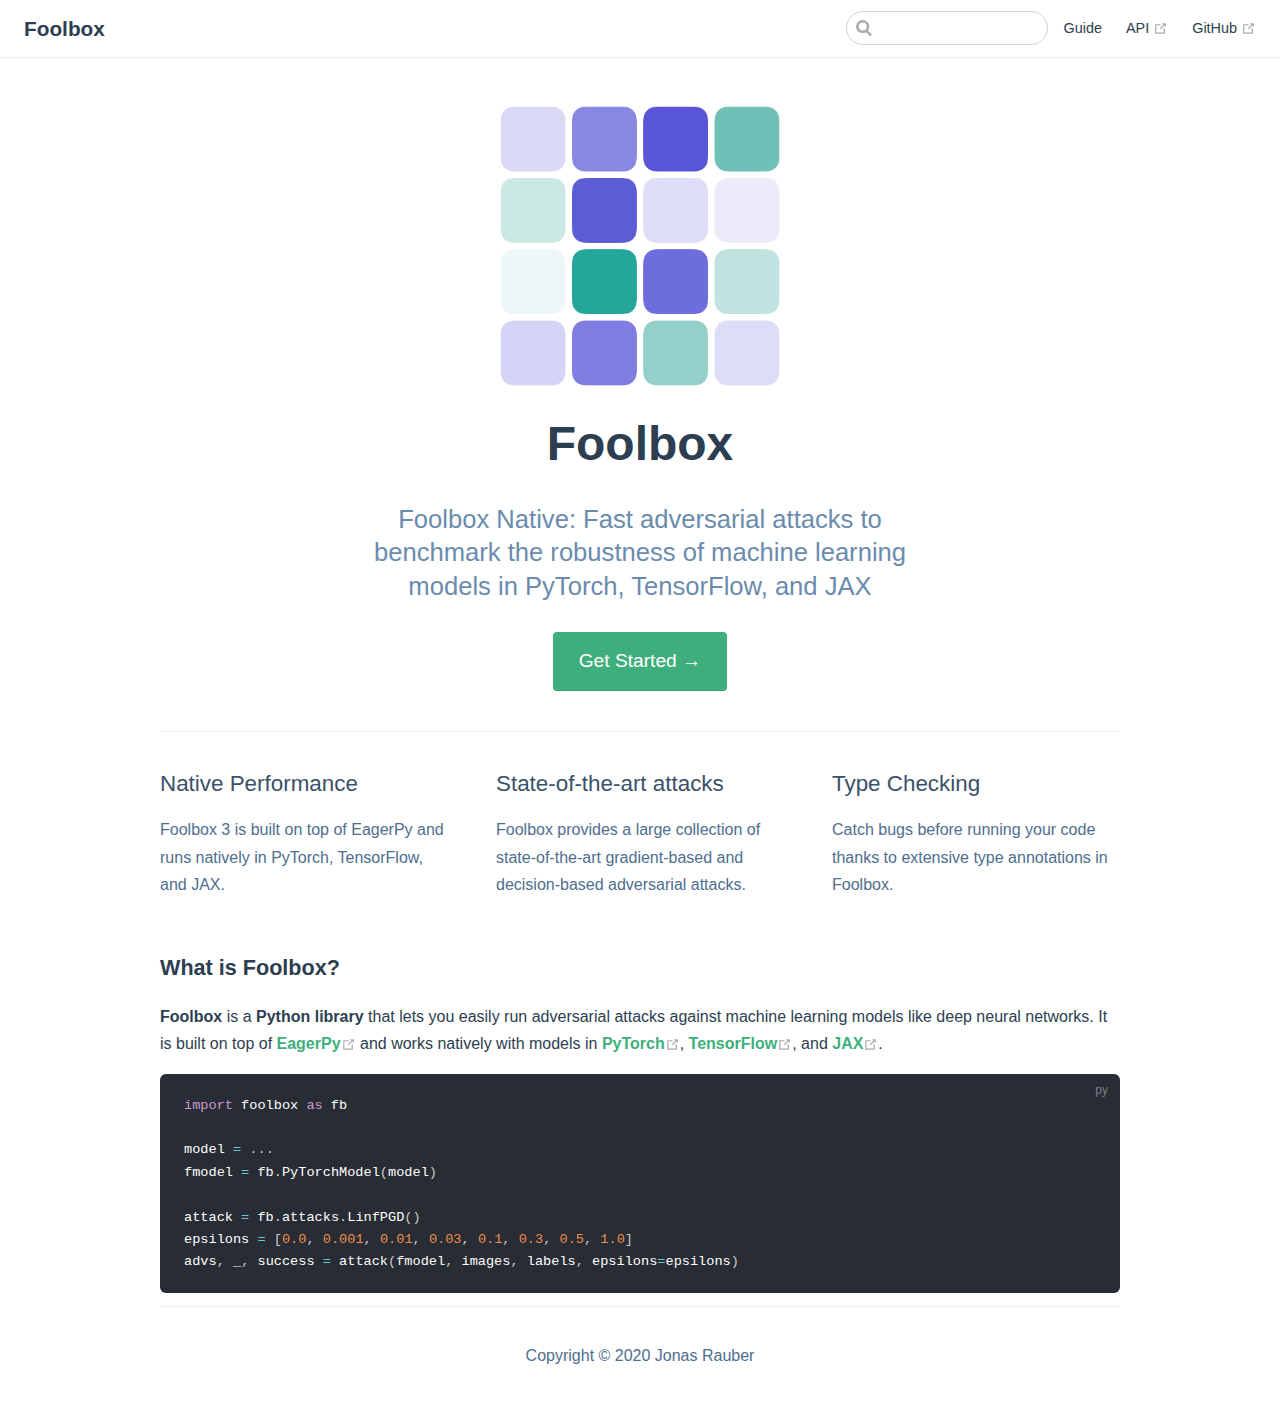
<file: index.html>
<!DOCTYPE html>
<html lang="en-US">
  <head>
    <meta charset="utf-8">
    <meta name="viewport" content="width=device-width,initial-scale=1">
    <title>Foolbox</title>
    <meta name="generator" content="VuePress 1.5.4">
    
    <meta name="description" content="A Python toolbox to create adversarial examples that fool neural networks in PyTorch, TensorFlow, and JAX">
    <link rel="preload" href="/assets/css/0.styles.d7d4b9a3.css" as="style"><link rel="preload" href="/assets/js/app.6f35fc3c.js" as="script"><link rel="preload" href="/assets/js/2.ff8fd238.js" as="script"><link rel="preload" href="/assets/js/5.79ada2f3.js" as="script"><link rel="prefetch" href="/assets/js/10.41a20fec.js"><link rel="prefetch" href="/assets/js/3.6e3e6391.js"><link rel="prefetch" href="/assets/js/4.a37a637c.js"><link rel="prefetch" href="/assets/js/6.843d249d.js"><link rel="prefetch" href="/assets/js/7.037c5a41.js"><link rel="prefetch" href="/assets/js/8.d58aeb1c.js"><link rel="prefetch" href="/assets/js/9.9b1a9af6.js">
    <link rel="stylesheet" href="/assets/css/0.styles.d7d4b9a3.css">
  </head>
  <body>
    <div id="app" data-server-rendered="true"><div class="theme-container no-sidebar"><header class="navbar"><div class="sidebar-button"><svg xmlns="http://www.w3.org/2000/svg" aria-hidden="true" role="img" viewBox="0 0 448 512" class="icon"><path fill="currentColor" d="M436 124H12c-6.627 0-12-5.373-12-12V80c0-6.627 5.373-12 12-12h424c6.627 0 12 5.373 12 12v32c0 6.627-5.373 12-12 12zm0 160H12c-6.627 0-12-5.373-12-12v-32c0-6.627 5.373-12 12-12h424c6.627 0 12 5.373 12 12v32c0 6.627-5.373 12-12 12zm0 160H12c-6.627 0-12-5.373-12-12v-32c0-6.627 5.373-12 12-12h424c6.627 0 12 5.373 12 12v32c0 6.627-5.373 12-12 12z"></path></svg></div> <a href="/" aria-current="page" class="home-link router-link-exact-active router-link-active"><!----> <span class="site-name">Foolbox</span></a> <div class="links"><div class="search-box"><input aria-label="Search" autocomplete="off" spellcheck="false" value=""> <!----></div> <nav class="nav-links can-hide"><div class="nav-item"><a href="/guide/" class="nav-link">
  Guide
</a></div><div class="nav-item"><a href="https://foolbox.readthedocs.io/en/stable/" target="_blank" rel="noopener noreferrer" class="nav-link external">
  API
  <svg xmlns="http://www.w3.org/2000/svg" aria-hidden="true" x="0px" y="0px" viewBox="0 0 100 100" width="15" height="15" class="icon outbound"><path fill="currentColor" d="M18.8,85.1h56l0,0c2.2,0,4-1.8,4-4v-32h-8v28h-48v-48h28v-8h-32l0,0c-2.2,0-4,1.8-4,4v56C14.8,83.3,16.6,85.1,18.8,85.1z"></path> <polygon fill="currentColor" points="45.7,48.7 51.3,54.3 77.2,28.5 77.2,37.2 85.2,37.2 85.2,14.9 62.8,14.9 62.8,22.9 71.5,22.9"></polygon></svg></a></div><div class="nav-item"><a href="https://github.com/bethgelab/foolbox" target="_blank" rel="noopener noreferrer" class="nav-link external">
  GitHub
  <svg xmlns="http://www.w3.org/2000/svg" aria-hidden="true" x="0px" y="0px" viewBox="0 0 100 100" width="15" height="15" class="icon outbound"><path fill="currentColor" d="M18.8,85.1h56l0,0c2.2,0,4-1.8,4-4v-32h-8v28h-48v-48h28v-8h-32l0,0c-2.2,0-4,1.8-4,4v56C14.8,83.3,16.6,85.1,18.8,85.1z"></path> <polygon fill="currentColor" points="45.7,48.7 51.3,54.3 77.2,28.5 77.2,37.2 85.2,37.2 85.2,14.9 62.8,14.9 62.8,22.9 71.5,22.9"></polygon></svg></a></div> <!----></nav></div></header> <div class="sidebar-mask"></div> <aside class="sidebar"><nav class="nav-links"><div class="nav-item"><a href="/guide/" class="nav-link">
  Guide
</a></div><div class="nav-item"><a href="https://foolbox.readthedocs.io/en/stable/" target="_blank" rel="noopener noreferrer" class="nav-link external">
  API
  <svg xmlns="http://www.w3.org/2000/svg" aria-hidden="true" x="0px" y="0px" viewBox="0 0 100 100" width="15" height="15" class="icon outbound"><path fill="currentColor" d="M18.8,85.1h56l0,0c2.2,0,4-1.8,4-4v-32h-8v28h-48v-48h28v-8h-32l0,0c-2.2,0-4,1.8-4,4v56C14.8,83.3,16.6,85.1,18.8,85.1z"></path> <polygon fill="currentColor" points="45.7,48.7 51.3,54.3 77.2,28.5 77.2,37.2 85.2,37.2 85.2,14.9 62.8,14.9 62.8,22.9 71.5,22.9"></polygon></svg></a></div><div class="nav-item"><a href="https://github.com/bethgelab/foolbox" target="_blank" rel="noopener noreferrer" class="nav-link external">
  GitHub
  <svg xmlns="http://www.w3.org/2000/svg" aria-hidden="true" x="0px" y="0px" viewBox="0 0 100 100" width="15" height="15" class="icon outbound"><path fill="currentColor" d="M18.8,85.1h56l0,0c2.2,0,4-1.8,4-4v-32h-8v28h-48v-48h28v-8h-32l0,0c-2.2,0-4,1.8-4,4v56C14.8,83.3,16.6,85.1,18.8,85.1z"></path> <polygon fill="currentColor" points="45.7,48.7 51.3,54.3 77.2,28.5 77.2,37.2 85.2,37.2 85.2,14.9 62.8,14.9 62.8,22.9 71.5,22.9"></polygon></svg></a></div> <!----></nav>  <ul class="sidebar-links"><li><section class="sidebar-group depth-0"><p class="sidebar-heading open"><span>Guide</span> <!----></p> <ul class="sidebar-links sidebar-group-items"><li><a href="/guide/" class="sidebar-link">Introduction</a></li><li><a href="/guide/getting-started.html" class="sidebar-link">Getting Started</a></li><li><a href="/guide/examples.html" class="sidebar-link">Examples</a></li><li><a href="/guide/development.html" class="sidebar-link">Development</a></li><li><a href="/guide/adding_attacks.html" class="sidebar-link">Adding Adversarial Attacks</a></li></ul></section></li></ul> </aside> <main aria-labelledby="main-title" class="home"><header class="hero"><img src="/logo.png" alt="hero"> <h1 id="main-title">
      Foolbox
    </h1> <p class="description">
      Foolbox Native: Fast adversarial attacks to benchmark the robustness of machine learning models in PyTorch, TensorFlow, and JAX
    </p> <p class="action"><a href="/guide/" class="nav-link action-button">
  Get Started →
</a></p></header> <div class="features"><div class="feature"><h2>Native Performance</h2> <p>Foolbox 3 is built on top of EagerPy and runs natively in PyTorch, TensorFlow, and JAX.</p></div><div class="feature"><h2>State-of-the-art attacks</h2> <p>Foolbox provides a large collection of state-of-the-art gradient-based and decision-based adversarial attacks.</p></div><div class="feature"><h2>Type Checking</h2> <p>Catch bugs before running your code thanks to extensive type annotations in Foolbox.</p></div></div> <div class="theme-default-content custom content__default"><h3 id="what-is-foolbox"><a href="#what-is-foolbox" class="header-anchor">#</a> What is Foolbox?</h3> <p><strong>Foolbox</strong> is a <strong>Python library</strong> that lets you easily run adversarial attacks against machine learning models like deep neural networks. It is built on top of <a href="https://eagerpy.jonasrauber.de" target="_blank" rel="noopener noreferrer"><strong>EagerPy</strong><svg xmlns="http://www.w3.org/2000/svg" aria-hidden="true" x="0px" y="0px" viewBox="0 0 100 100" width="15" height="15" class="icon outbound"><path fill="currentColor" d="M18.8,85.1h56l0,0c2.2,0,4-1.8,4-4v-32h-8v28h-48v-48h28v-8h-32l0,0c-2.2,0-4,1.8-4,4v56C14.8,83.3,16.6,85.1,18.8,85.1z"></path> <polygon fill="currentColor" points="45.7,48.7 51.3,54.3 77.2,28.5 77.2,37.2 85.2,37.2 85.2,14.9 62.8,14.9 62.8,22.9 71.5,22.9"></polygon></svg></a> and works natively with models in <a href="https://pytorch.org" target="_blank" rel="noopener noreferrer"><strong>PyTorch</strong><svg xmlns="http://www.w3.org/2000/svg" aria-hidden="true" x="0px" y="0px" viewBox="0 0 100 100" width="15" height="15" class="icon outbound"><path fill="currentColor" d="M18.8,85.1h56l0,0c2.2,0,4-1.8,4-4v-32h-8v28h-48v-48h28v-8h-32l0,0c-2.2,0-4,1.8-4,4v56C14.8,83.3,16.6,85.1,18.8,85.1z"></path> <polygon fill="currentColor" points="45.7,48.7 51.3,54.3 77.2,28.5 77.2,37.2 85.2,37.2 85.2,14.9 62.8,14.9 62.8,22.9 71.5,22.9"></polygon></svg></a>, <a href="https://www.tensorflow.org" target="_blank" rel="noopener noreferrer"><strong>TensorFlow</strong><svg xmlns="http://www.w3.org/2000/svg" aria-hidden="true" x="0px" y="0px" viewBox="0 0 100 100" width="15" height="15" class="icon outbound"><path fill="currentColor" d="M18.8,85.1h56l0,0c2.2,0,4-1.8,4-4v-32h-8v28h-48v-48h28v-8h-32l0,0c-2.2,0-4,1.8-4,4v56C14.8,83.3,16.6,85.1,18.8,85.1z"></path> <polygon fill="currentColor" points="45.7,48.7 51.3,54.3 77.2,28.5 77.2,37.2 85.2,37.2 85.2,14.9 62.8,14.9 62.8,22.9 71.5,22.9"></polygon></svg></a>, and <a href="https://github.com/google/jax" target="_blank" rel="noopener noreferrer"><strong>JAX</strong><svg xmlns="http://www.w3.org/2000/svg" aria-hidden="true" x="0px" y="0px" viewBox="0 0 100 100" width="15" height="15" class="icon outbound"><path fill="currentColor" d="M18.8,85.1h56l0,0c2.2,0,4-1.8,4-4v-32h-8v28h-48v-48h28v-8h-32l0,0c-2.2,0-4,1.8-4,4v56C14.8,83.3,16.6,85.1,18.8,85.1z"></path> <polygon fill="currentColor" points="45.7,48.7 51.3,54.3 77.2,28.5 77.2,37.2 85.2,37.2 85.2,14.9 62.8,14.9 62.8,22.9 71.5,22.9"></polygon></svg></a>.</p> <div class="language-python extra-class"><pre class="language-python"><code><span class="token keyword">import</span> foolbox <span class="token keyword">as</span> fb

model <span class="token operator">=</span> <span class="token punctuation">.</span><span class="token punctuation">.</span><span class="token punctuation">.</span>
fmodel <span class="token operator">=</span> fb<span class="token punctuation">.</span>PyTorchModel<span class="token punctuation">(</span>model<span class="token punctuation">)</span>

attack <span class="token operator">=</span> fb<span class="token punctuation">.</span>attacks<span class="token punctuation">.</span>LinfPGD<span class="token punctuation">(</span><span class="token punctuation">)</span>
epsilons <span class="token operator">=</span> <span class="token punctuation">[</span><span class="token number">0.0</span><span class="token punctuation">,</span> <span class="token number">0.001</span><span class="token punctuation">,</span> <span class="token number">0.01</span><span class="token punctuation">,</span> <span class="token number">0.03</span><span class="token punctuation">,</span> <span class="token number">0.1</span><span class="token punctuation">,</span> <span class="token number">0.3</span><span class="token punctuation">,</span> <span class="token number">0.5</span><span class="token punctuation">,</span> <span class="token number">1.0</span><span class="token punctuation">]</span>
advs<span class="token punctuation">,</span> _<span class="token punctuation">,</span> success <span class="token operator">=</span> attack<span class="token punctuation">(</span>fmodel<span class="token punctuation">,</span> images<span class="token punctuation">,</span> labels<span class="token punctuation">,</span> epsilons<span class="token operator">=</span>epsilons<span class="token punctuation">)</span>
</code></pre></div></div> <div class="footer">
    Copyright © 2020 Jonas Rauber
  </div></main></div><div class="global-ui"></div></div>
    <script src="/assets/js/app.6f35fc3c.js" defer></script><script src="/assets/js/2.ff8fd238.js" defer></script><script src="/assets/js/5.79ada2f3.js" defer></script>
  </body>
</html>
</file>
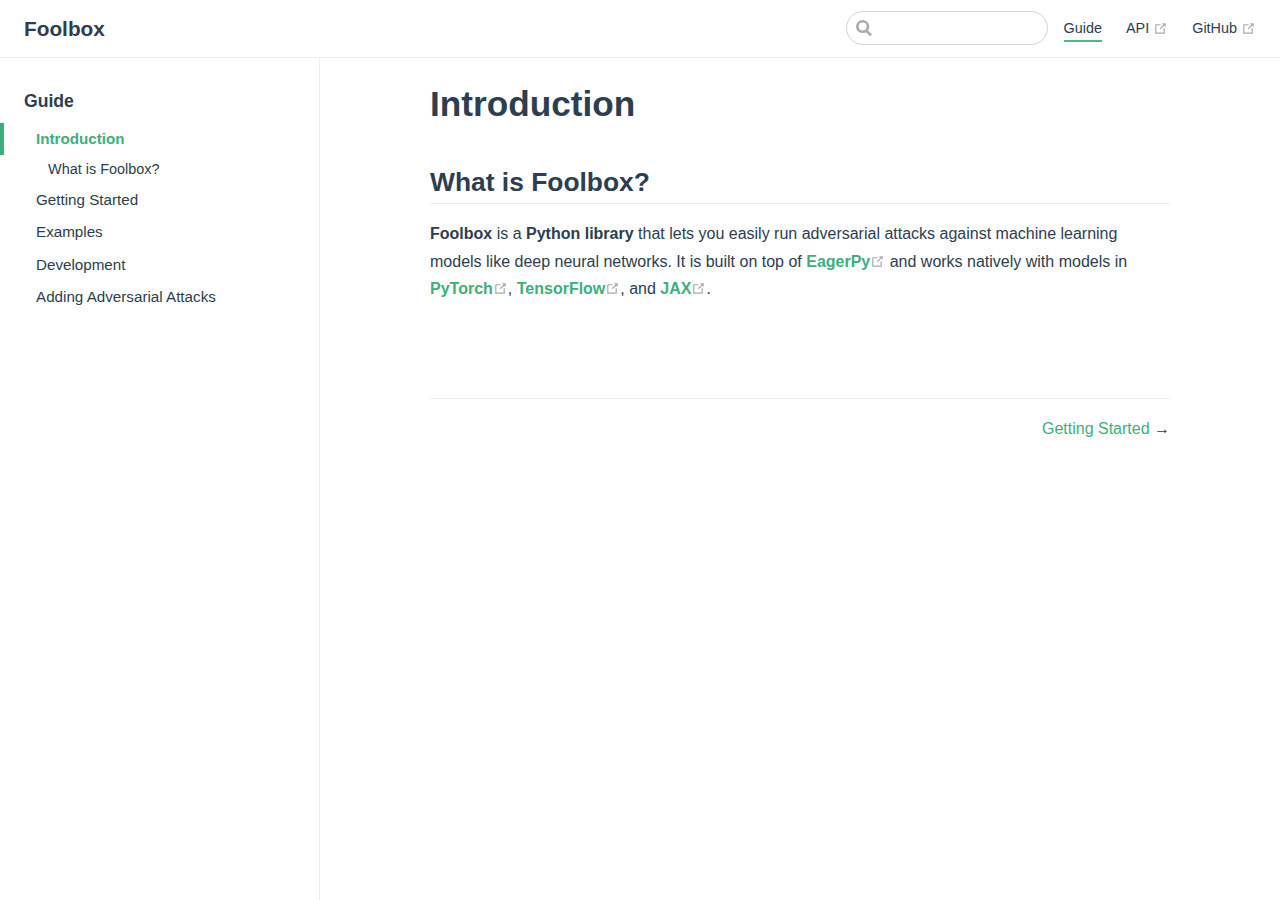
<file: guide/index.html>
<!DOCTYPE html>
<html lang="en-US">
  <head>
    <meta charset="utf-8">
    <meta name="viewport" content="width=device-width,initial-scale=1">
    <title>Introduction | Foolbox</title>
    <meta name="generator" content="VuePress 1.5.4">
    
    <meta name="description" content="A Python toolbox to create adversarial examples that fool neural networks in PyTorch, TensorFlow, and JAX">
    <link rel="preload" href="/assets/css/0.styles.d7d4b9a3.css" as="style"><link rel="preload" href="/assets/js/app.6f35fc3c.js" as="script"><link rel="preload" href="/assets/js/2.ff8fd238.js" as="script"><link rel="preload" href="/assets/js/6.843d249d.js" as="script"><link rel="prefetch" href="/assets/js/10.41a20fec.js"><link rel="prefetch" href="/assets/js/3.6e3e6391.js"><link rel="prefetch" href="/assets/js/4.a37a637c.js"><link rel="prefetch" href="/assets/js/5.79ada2f3.js"><link rel="prefetch" href="/assets/js/7.037c5a41.js"><link rel="prefetch" href="/assets/js/8.d58aeb1c.js"><link rel="prefetch" href="/assets/js/9.9b1a9af6.js">
    <link rel="stylesheet" href="/assets/css/0.styles.d7d4b9a3.css">
  </head>
  <body>
    <div id="app" data-server-rendered="true"><div class="theme-container"><header class="navbar"><div class="sidebar-button"><svg xmlns="http://www.w3.org/2000/svg" aria-hidden="true" role="img" viewBox="0 0 448 512" class="icon"><path fill="currentColor" d="M436 124H12c-6.627 0-12-5.373-12-12V80c0-6.627 5.373-12 12-12h424c6.627 0 12 5.373 12 12v32c0 6.627-5.373 12-12 12zm0 160H12c-6.627 0-12-5.373-12-12v-32c0-6.627 5.373-12 12-12h424c6.627 0 12 5.373 12 12v32c0 6.627-5.373 12-12 12zm0 160H12c-6.627 0-12-5.373-12-12v-32c0-6.627 5.373-12 12-12h424c6.627 0 12 5.373 12 12v32c0 6.627-5.373 12-12 12z"></path></svg></div> <a href="/" class="home-link router-link-active"><!----> <span class="site-name">Foolbox</span></a> <div class="links"><div class="search-box"><input aria-label="Search" autocomplete="off" spellcheck="false" value=""> <!----></div> <nav class="nav-links can-hide"><div class="nav-item"><a href="/guide/" aria-current="page" class="nav-link router-link-exact-active router-link-active">
  Guide
</a></div><div class="nav-item"><a href="https://foolbox.readthedocs.io/en/stable/" target="_blank" rel="noopener noreferrer" class="nav-link external">
  API
  <svg xmlns="http://www.w3.org/2000/svg" aria-hidden="true" x="0px" y="0px" viewBox="0 0 100 100" width="15" height="15" class="icon outbound"><path fill="currentColor" d="M18.8,85.1h56l0,0c2.2,0,4-1.8,4-4v-32h-8v28h-48v-48h28v-8h-32l0,0c-2.2,0-4,1.8-4,4v56C14.8,83.3,16.6,85.1,18.8,85.1z"></path> <polygon fill="currentColor" points="45.7,48.7 51.3,54.3 77.2,28.5 77.2,37.2 85.2,37.2 85.2,14.9 62.8,14.9 62.8,22.9 71.5,22.9"></polygon></svg></a></div><div class="nav-item"><a href="https://github.com/bethgelab/foolbox" target="_blank" rel="noopener noreferrer" class="nav-link external">
  GitHub
  <svg xmlns="http://www.w3.org/2000/svg" aria-hidden="true" x="0px" y="0px" viewBox="0 0 100 100" width="15" height="15" class="icon outbound"><path fill="currentColor" d="M18.8,85.1h56l0,0c2.2,0,4-1.8,4-4v-32h-8v28h-48v-48h28v-8h-32l0,0c-2.2,0-4,1.8-4,4v56C14.8,83.3,16.6,85.1,18.8,85.1z"></path> <polygon fill="currentColor" points="45.7,48.7 51.3,54.3 77.2,28.5 77.2,37.2 85.2,37.2 85.2,14.9 62.8,14.9 62.8,22.9 71.5,22.9"></polygon></svg></a></div> <!----></nav></div></header> <div class="sidebar-mask"></div> <aside class="sidebar"><nav class="nav-links"><div class="nav-item"><a href="/guide/" aria-current="page" class="nav-link router-link-exact-active router-link-active">
  Guide
</a></div><div class="nav-item"><a href="https://foolbox.readthedocs.io/en/stable/" target="_blank" rel="noopener noreferrer" class="nav-link external">
  API
  <svg xmlns="http://www.w3.org/2000/svg" aria-hidden="true" x="0px" y="0px" viewBox="0 0 100 100" width="15" height="15" class="icon outbound"><path fill="currentColor" d="M18.8,85.1h56l0,0c2.2,0,4-1.8,4-4v-32h-8v28h-48v-48h28v-8h-32l0,0c-2.2,0-4,1.8-4,4v56C14.8,83.3,16.6,85.1,18.8,85.1z"></path> <polygon fill="currentColor" points="45.7,48.7 51.3,54.3 77.2,28.5 77.2,37.2 85.2,37.2 85.2,14.9 62.8,14.9 62.8,22.9 71.5,22.9"></polygon></svg></a></div><div class="nav-item"><a href="https://github.com/bethgelab/foolbox" target="_blank" rel="noopener noreferrer" class="nav-link external">
  GitHub
  <svg xmlns="http://www.w3.org/2000/svg" aria-hidden="true" x="0px" y="0px" viewBox="0 0 100 100" width="15" height="15" class="icon outbound"><path fill="currentColor" d="M18.8,85.1h56l0,0c2.2,0,4-1.8,4-4v-32h-8v28h-48v-48h28v-8h-32l0,0c-2.2,0-4,1.8-4,4v56C14.8,83.3,16.6,85.1,18.8,85.1z"></path> <polygon fill="currentColor" points="45.7,48.7 51.3,54.3 77.2,28.5 77.2,37.2 85.2,37.2 85.2,14.9 62.8,14.9 62.8,22.9 71.5,22.9"></polygon></svg></a></div> <!----></nav>  <ul class="sidebar-links"><li><section class="sidebar-group depth-0"><p class="sidebar-heading open"><span>Guide</span> <!----></p> <ul class="sidebar-links sidebar-group-items"><li><a href="/guide/" aria-current="page" class="active sidebar-link">Introduction</a><ul class="sidebar-sub-headers"><li class="sidebar-sub-header"><a href="/guide/#what-is-foolbox" class="sidebar-link">What is Foolbox?</a></li></ul></li><li><a href="/guide/getting-started.html" class="sidebar-link">Getting Started</a></li><li><a href="/guide/examples.html" class="sidebar-link">Examples</a></li><li><a href="/guide/development.html" class="sidebar-link">Development</a></li><li><a href="/guide/adding_attacks.html" class="sidebar-link">Adding Adversarial Attacks</a></li></ul></section></li></ul> </aside> <main class="page"> <div class="theme-default-content content__default"><h1 id="introduction"><a href="#introduction" class="header-anchor">#</a> Introduction</h1> <h2 id="what-is-foolbox"><a href="#what-is-foolbox" class="header-anchor">#</a> What is Foolbox?</h2> <p><strong>Foolbox</strong> is a <strong>Python library</strong> that lets you easily run adversarial attacks against machine learning models like deep neural networks. It is built on top of <a href="https://eagerpy.jonasrauber.de" target="_blank" rel="noopener noreferrer"><strong>EagerPy</strong><svg xmlns="http://www.w3.org/2000/svg" aria-hidden="true" x="0px" y="0px" viewBox="0 0 100 100" width="15" height="15" class="icon outbound"><path fill="currentColor" d="M18.8,85.1h56l0,0c2.2,0,4-1.8,4-4v-32h-8v28h-48v-48h28v-8h-32l0,0c-2.2,0-4,1.8-4,4v56C14.8,83.3,16.6,85.1,18.8,85.1z"></path> <polygon fill="currentColor" points="45.7,48.7 51.3,54.3 77.2,28.5 77.2,37.2 85.2,37.2 85.2,14.9 62.8,14.9 62.8,22.9 71.5,22.9"></polygon></svg></a> and works natively with models in <a href="https://pytorch.org" target="_blank" rel="noopener noreferrer"><strong>PyTorch</strong><svg xmlns="http://www.w3.org/2000/svg" aria-hidden="true" x="0px" y="0px" viewBox="0 0 100 100" width="15" height="15" class="icon outbound"><path fill="currentColor" d="M18.8,85.1h56l0,0c2.2,0,4-1.8,4-4v-32h-8v28h-48v-48h28v-8h-32l0,0c-2.2,0-4,1.8-4,4v56C14.8,83.3,16.6,85.1,18.8,85.1z"></path> <polygon fill="currentColor" points="45.7,48.7 51.3,54.3 77.2,28.5 77.2,37.2 85.2,37.2 85.2,14.9 62.8,14.9 62.8,22.9 71.5,22.9"></polygon></svg></a>, <a href="https://www.tensorflow.org" target="_blank" rel="noopener noreferrer"><strong>TensorFlow</strong><svg xmlns="http://www.w3.org/2000/svg" aria-hidden="true" x="0px" y="0px" viewBox="0 0 100 100" width="15" height="15" class="icon outbound"><path fill="currentColor" d="M18.8,85.1h56l0,0c2.2,0,4-1.8,4-4v-32h-8v28h-48v-48h28v-8h-32l0,0c-2.2,0-4,1.8-4,4v56C14.8,83.3,16.6,85.1,18.8,85.1z"></path> <polygon fill="currentColor" points="45.7,48.7 51.3,54.3 77.2,28.5 77.2,37.2 85.2,37.2 85.2,14.9 62.8,14.9 62.8,22.9 71.5,22.9"></polygon></svg></a>, and <a href="https://github.com/google/jax" target="_blank" rel="noopener noreferrer"><strong>JAX</strong><svg xmlns="http://www.w3.org/2000/svg" aria-hidden="true" x="0px" y="0px" viewBox="0 0 100 100" width="15" height="15" class="icon outbound"><path fill="currentColor" d="M18.8,85.1h56l0,0c2.2,0,4-1.8,4-4v-32h-8v28h-48v-48h28v-8h-32l0,0c-2.2,0-4,1.8-4,4v56C14.8,83.3,16.6,85.1,18.8,85.1z"></path> <polygon fill="currentColor" points="45.7,48.7 51.3,54.3 77.2,28.5 77.2,37.2 85.2,37.2 85.2,14.9 62.8,14.9 62.8,22.9 71.5,22.9"></polygon></svg></a>.</p></div> <footer class="page-edit"><!----> <!----></footer> <div class="page-nav"><p class="inner"><!----> <span class="next"><a href="/guide/getting-started.html">
        Getting Started
      </a>
      →
    </span></p></div> </main></div><div class="global-ui"></div></div>
    <script src="/assets/js/app.6f35fc3c.js" defer></script><script src="/assets/js/2.ff8fd238.js" defer></script><script src="/assets/js/6.843d249d.js" defer></script>
  </body>
</html>
</file>
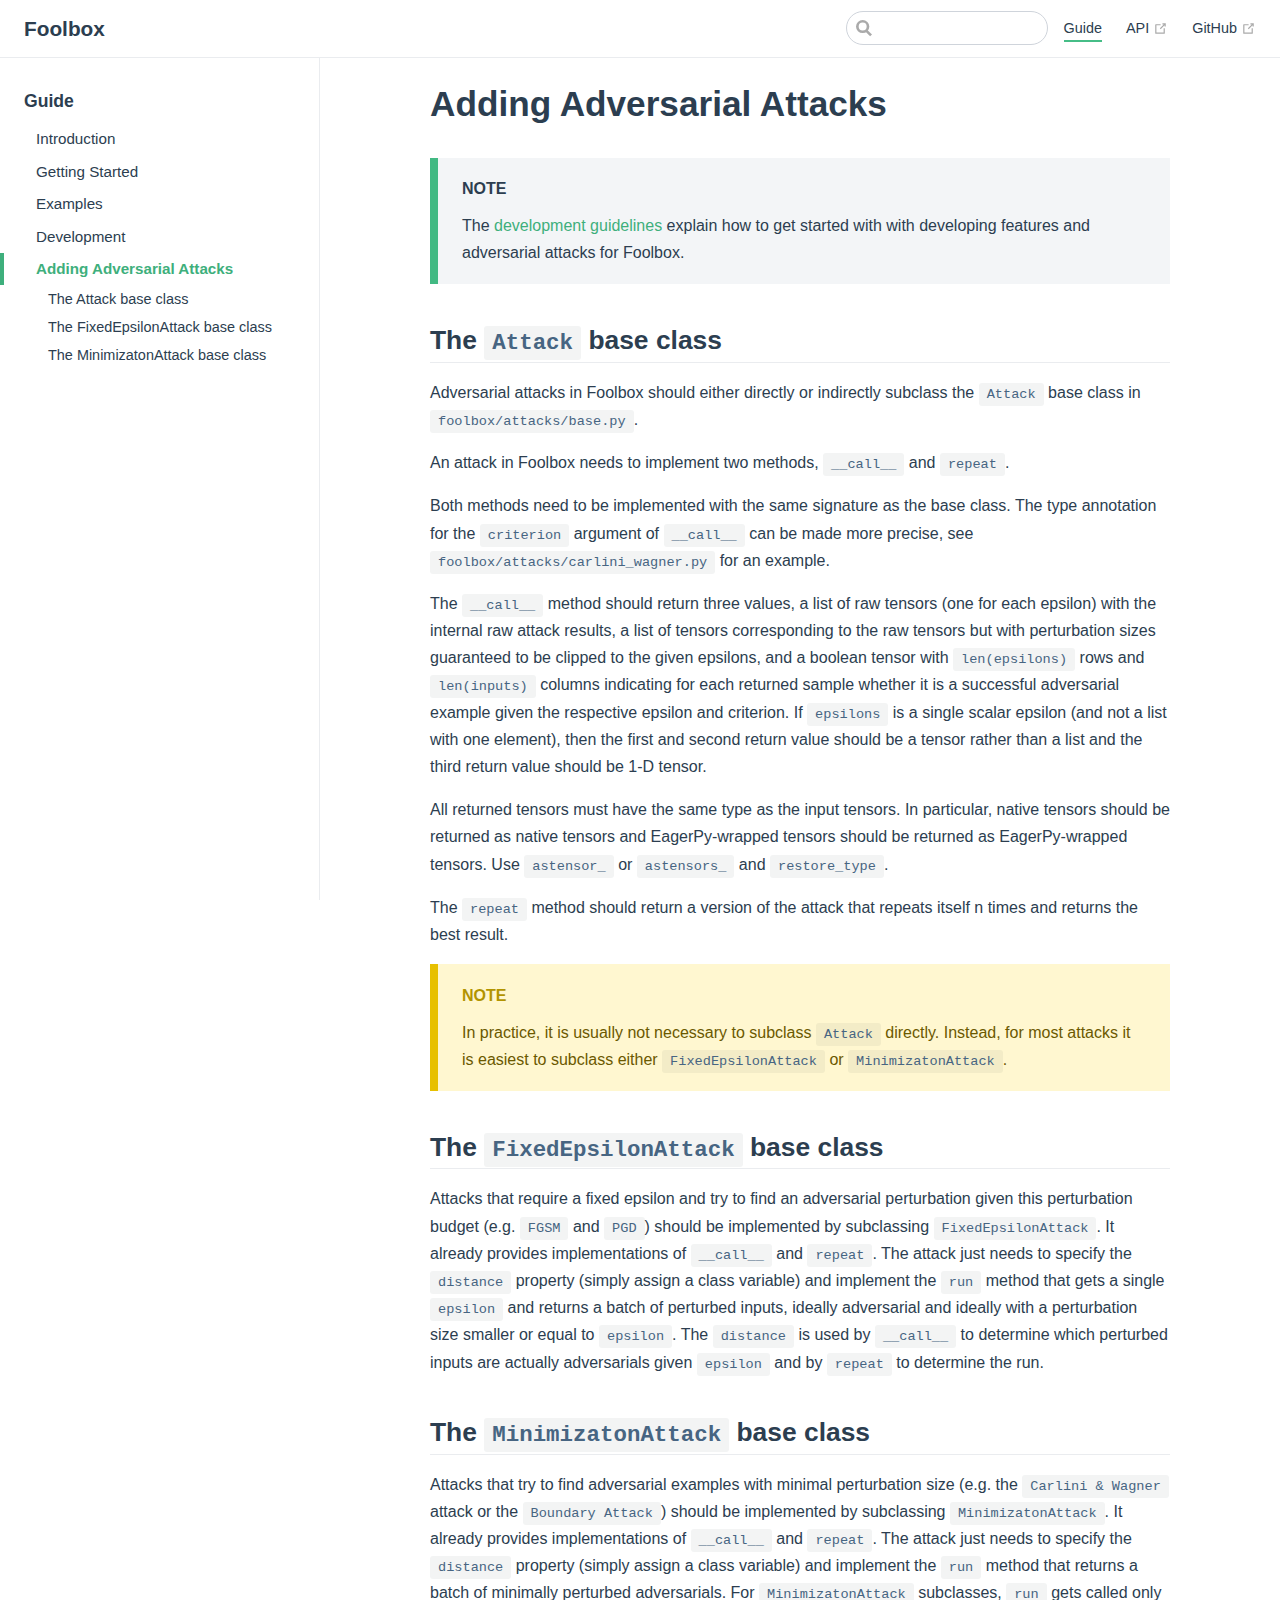
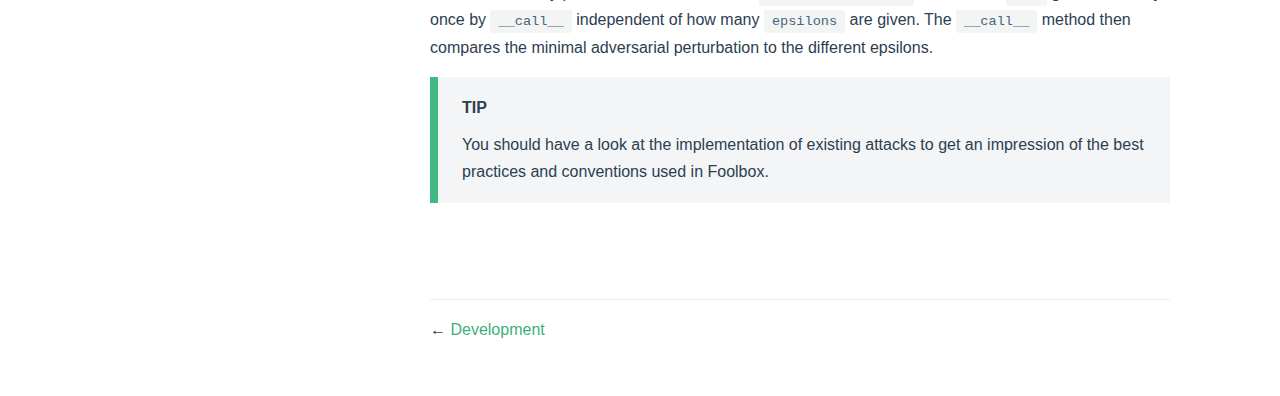
<file: guide/adding_attacks.html>
<!DOCTYPE html>
<html lang="en-US">
  <head>
    <meta charset="utf-8">
    <meta name="viewport" content="width=device-width,initial-scale=1">
    <title>Adding Adversarial Attacks | Foolbox</title>
    <meta name="generator" content="VuePress 1.5.4">
    
    <meta name="description" content="A Python toolbox to create adversarial examples that fool neural networks in PyTorch, TensorFlow, and JAX">
    <link rel="preload" href="/assets/css/0.styles.d7d4b9a3.css" as="style"><link rel="preload" href="/assets/js/app.6f35fc3c.js" as="script"><link rel="preload" href="/assets/js/2.ff8fd238.js" as="script"><link rel="preload" href="/assets/js/7.037c5a41.js" as="script"><link rel="prefetch" href="/assets/js/10.41a20fec.js"><link rel="prefetch" href="/assets/js/3.6e3e6391.js"><link rel="prefetch" href="/assets/js/4.a37a637c.js"><link rel="prefetch" href="/assets/js/5.79ada2f3.js"><link rel="prefetch" href="/assets/js/6.843d249d.js"><link rel="prefetch" href="/assets/js/8.d58aeb1c.js"><link rel="prefetch" href="/assets/js/9.9b1a9af6.js">
    <link rel="stylesheet" href="/assets/css/0.styles.d7d4b9a3.css">
  </head>
  <body>
    <div id="app" data-server-rendered="true"><div class="theme-container"><header class="navbar"><div class="sidebar-button"><svg xmlns="http://www.w3.org/2000/svg" aria-hidden="true" role="img" viewBox="0 0 448 512" class="icon"><path fill="currentColor" d="M436 124H12c-6.627 0-12-5.373-12-12V80c0-6.627 5.373-12 12-12h424c6.627 0 12 5.373 12 12v32c0 6.627-5.373 12-12 12zm0 160H12c-6.627 0-12-5.373-12-12v-32c0-6.627 5.373-12 12-12h424c6.627 0 12 5.373 12 12v32c0 6.627-5.373 12-12 12zm0 160H12c-6.627 0-12-5.373-12-12v-32c0-6.627 5.373-12 12-12h424c6.627 0 12 5.373 12 12v32c0 6.627-5.373 12-12 12z"></path></svg></div> <a href="/" class="home-link router-link-active"><!----> <span class="site-name">Foolbox</span></a> <div class="links"><div class="search-box"><input aria-label="Search" autocomplete="off" spellcheck="false" value=""> <!----></div> <nav class="nav-links can-hide"><div class="nav-item"><a href="/guide/" class="nav-link router-link-active">
  Guide
</a></div><div class="nav-item"><a href="https://foolbox.readthedocs.io/en/stable/" target="_blank" rel="noopener noreferrer" class="nav-link external">
  API
  <svg xmlns="http://www.w3.org/2000/svg" aria-hidden="true" x="0px" y="0px" viewBox="0 0 100 100" width="15" height="15" class="icon outbound"><path fill="currentColor" d="M18.8,85.1h56l0,0c2.2,0,4-1.8,4-4v-32h-8v28h-48v-48h28v-8h-32l0,0c-2.2,0-4,1.8-4,4v56C14.8,83.3,16.6,85.1,18.8,85.1z"></path> <polygon fill="currentColor" points="45.7,48.7 51.3,54.3 77.2,28.5 77.2,37.2 85.2,37.2 85.2,14.9 62.8,14.9 62.8,22.9 71.5,22.9"></polygon></svg></a></div><div class="nav-item"><a href="https://github.com/bethgelab/foolbox" target="_blank" rel="noopener noreferrer" class="nav-link external">
  GitHub
  <svg xmlns="http://www.w3.org/2000/svg" aria-hidden="true" x="0px" y="0px" viewBox="0 0 100 100" width="15" height="15" class="icon outbound"><path fill="currentColor" d="M18.8,85.1h56l0,0c2.2,0,4-1.8,4-4v-32h-8v28h-48v-48h28v-8h-32l0,0c-2.2,0-4,1.8-4,4v56C14.8,83.3,16.6,85.1,18.8,85.1z"></path> <polygon fill="currentColor" points="45.7,48.7 51.3,54.3 77.2,28.5 77.2,37.2 85.2,37.2 85.2,14.9 62.8,14.9 62.8,22.9 71.5,22.9"></polygon></svg></a></div> <!----></nav></div></header> <div class="sidebar-mask"></div> <aside class="sidebar"><nav class="nav-links"><div class="nav-item"><a href="/guide/" class="nav-link router-link-active">
  Guide
</a></div><div class="nav-item"><a href="https://foolbox.readthedocs.io/en/stable/" target="_blank" rel="noopener noreferrer" class="nav-link external">
  API
  <svg xmlns="http://www.w3.org/2000/svg" aria-hidden="true" x="0px" y="0px" viewBox="0 0 100 100" width="15" height="15" class="icon outbound"><path fill="currentColor" d="M18.8,85.1h56l0,0c2.2,0,4-1.8,4-4v-32h-8v28h-48v-48h28v-8h-32l0,0c-2.2,0-4,1.8-4,4v56C14.8,83.3,16.6,85.1,18.8,85.1z"></path> <polygon fill="currentColor" points="45.7,48.7 51.3,54.3 77.2,28.5 77.2,37.2 85.2,37.2 85.2,14.9 62.8,14.9 62.8,22.9 71.5,22.9"></polygon></svg></a></div><div class="nav-item"><a href="https://github.com/bethgelab/foolbox" target="_blank" rel="noopener noreferrer" class="nav-link external">
  GitHub
  <svg xmlns="http://www.w3.org/2000/svg" aria-hidden="true" x="0px" y="0px" viewBox="0 0 100 100" width="15" height="15" class="icon outbound"><path fill="currentColor" d="M18.8,85.1h56l0,0c2.2,0,4-1.8,4-4v-32h-8v28h-48v-48h28v-8h-32l0,0c-2.2,0-4,1.8-4,4v56C14.8,83.3,16.6,85.1,18.8,85.1z"></path> <polygon fill="currentColor" points="45.7,48.7 51.3,54.3 77.2,28.5 77.2,37.2 85.2,37.2 85.2,14.9 62.8,14.9 62.8,22.9 71.5,22.9"></polygon></svg></a></div> <!----></nav>  <ul class="sidebar-links"><li><section class="sidebar-group depth-0"><p class="sidebar-heading open"><span>Guide</span> <!----></p> <ul class="sidebar-links sidebar-group-items"><li><a href="/guide/" aria-current="page" class="sidebar-link">Introduction</a></li><li><a href="/guide/getting-started.html" class="sidebar-link">Getting Started</a></li><li><a href="/guide/examples.html" class="sidebar-link">Examples</a></li><li><a href="/guide/development.html" class="sidebar-link">Development</a></li><li><a href="/guide/adding_attacks.html" aria-current="page" class="active sidebar-link">Adding Adversarial Attacks</a><ul class="sidebar-sub-headers"><li class="sidebar-sub-header"><a href="/guide/adding_attacks.html#the-attack-base-class" class="sidebar-link">The Attack base class</a></li><li class="sidebar-sub-header"><a href="/guide/adding_attacks.html#the-fixedepsilonattack-base-class" class="sidebar-link">The FixedEpsilonAttack base class</a></li><li class="sidebar-sub-header"><a href="/guide/adding_attacks.html#the-minimizatonattack-base-class" class="sidebar-link">The MinimizatonAttack base class</a></li></ul></li></ul></section></li></ul> </aside> <main class="page"> <div class="theme-default-content content__default"><h1 id="adding-adversarial-attacks"><a href="#adding-adversarial-attacks" class="header-anchor">#</a> Adding Adversarial Attacks</h1> <div class="custom-block tip"><p class="custom-block-title">NOTE</p> <p>The <a href="./development">development guidelines</a> explain how to get started with
with developing features and adversarial attacks for Foolbox.</p></div> <h2 id="the-attack-base-class"><a href="#the-attack-base-class" class="header-anchor">#</a> The <code>Attack</code> base class</h2> <p>Adversarial attacks in Foolbox should either directly or indirectly subclass
the <code>Attack</code> base class in <code>foolbox/attacks/base.py</code>.</p> <p>An attack in Foolbox needs to implement two methods, <code>__call__</code> and <code>repeat</code>.</p> <p>Both methods need to be implemented with the same signature as the base class.
The type annotation for the <code>criterion</code> argument of <code>__call__</code> can be made
more precise, see <code>foolbox/attacks/carlini_wagner.py</code> for an example.</p> <p>The <code>__call__</code> method should return three values, a list of raw tensors (one
for each epsilon) with the internal raw attack results, a list of tensors
corresponding to the raw tensors but with perturbation sizes guaranteed to
be clipped to the given epsilons, and a boolean tensor with <code>len(epsilons)</code>
rows and <code>len(inputs)</code> columns indicating for each returned sample whether
it is a successful adversarial example given the respective epsilon and
criterion. If <code>epsilons</code> is a single scalar epsilon (and not a list with
one element), then the first and second return value should be a tensor
rather than a list and the third return value should be 1-D tensor.</p> <p>All returned tensors must have the same type as the input tensors. In
particular, native tensors should be returned as native tensors and
EagerPy-wrapped tensors should be returned as EagerPy-wrapped tensors.
Use <code>astensor_</code> or <code>astensors_</code> and <code>restore_type</code>.</p> <p>The <code>repeat</code> method should return a version of the attack that repeats itself
n times and returns the best result.</p> <div class="custom-block warning"><p class="custom-block-title">NOTE</p> <p>In practice, it is usually not necessary to subclass <code>Attack</code> directly.
Instead, for most attacks it is easiest to subclass either <code>FixedEpsilonAttack</code>
or <code>MinimizatonAttack</code>.</p></div> <h2 id="the-fixedepsilonattack-base-class"><a href="#the-fixedepsilonattack-base-class" class="header-anchor">#</a> The <code>FixedEpsilonAttack</code> base class</h2> <p>Attacks that require a fixed epsilon and try to find an adversarial
perturbation given this perturbation budget (e.g. <code>FGSM</code> and <code>PGD</code>) should
be implemented by subclassing <code>FixedEpsilonAttack</code>. It already provides
implementations of <code>__call__</code> and <code>repeat</code>. The attack just needs
to specify the <code>distance</code> property (simply assign a class variable) and
implement the <code>run</code> method that gets a single <code>epsilon</code> and returns a batch
of perturbed inputs, ideally adversarial and ideally with a perturbation
size smaller or equal to <code>epsilon</code>.
The <code>distance</code> is used by <code>__call__</code> to determine which perturbed inputs
are actually adversarials given <code>epsilon</code> and by <code>repeat</code> to determine the
run.</p> <h2 id="the-minimizatonattack-base-class"><a href="#the-minimizatonattack-base-class" class="header-anchor">#</a> The <code>MinimizatonAttack</code> base class</h2> <p>Attacks that try to find adversarial examples with minimal perturbation size
(e.g. the <code>Carlini &amp; Wagner</code> attack or the <code>Boundary Attack</code>) should
be implemented by subclassing <code>MinimizatonAttack</code>. It already provides
implementations of <code>__call__</code> and <code>repeat</code>. The attack just needs
to specify the <code>distance</code> property (simply assign a class variable) and
implement the <code>run</code> method that returns a batch of minimally perturbed
adversarials. For <code>MinimizatonAttack</code> subclasses, <code>run</code> gets called only once
by <code>__call__</code> independent of how many <code>epsilons</code> are given. The <code>__call__</code>
method then compares the minimal adversarial perturbation to the different
epsilons.</p> <div class="custom-block tip"><p class="custom-block-title">TIP</p> <p>You should have a look at the implementation of existing attacks
to get an impression of the best practices and conventions used in Foolbox.</p></div></div> <footer class="page-edit"><!----> <!----></footer> <div class="page-nav"><p class="inner"><span class="prev">
      ←
      <a href="/guide/development.html" class="prev">
        Development
      </a></span> <!----></p></div> </main></div><div class="global-ui"></div></div>
    <script src="/assets/js/app.6f35fc3c.js" defer></script><script src="/assets/js/2.ff8fd238.js" defer></script><script src="/assets/js/7.037c5a41.js" defer></script>
  </body>
</html>
</file>
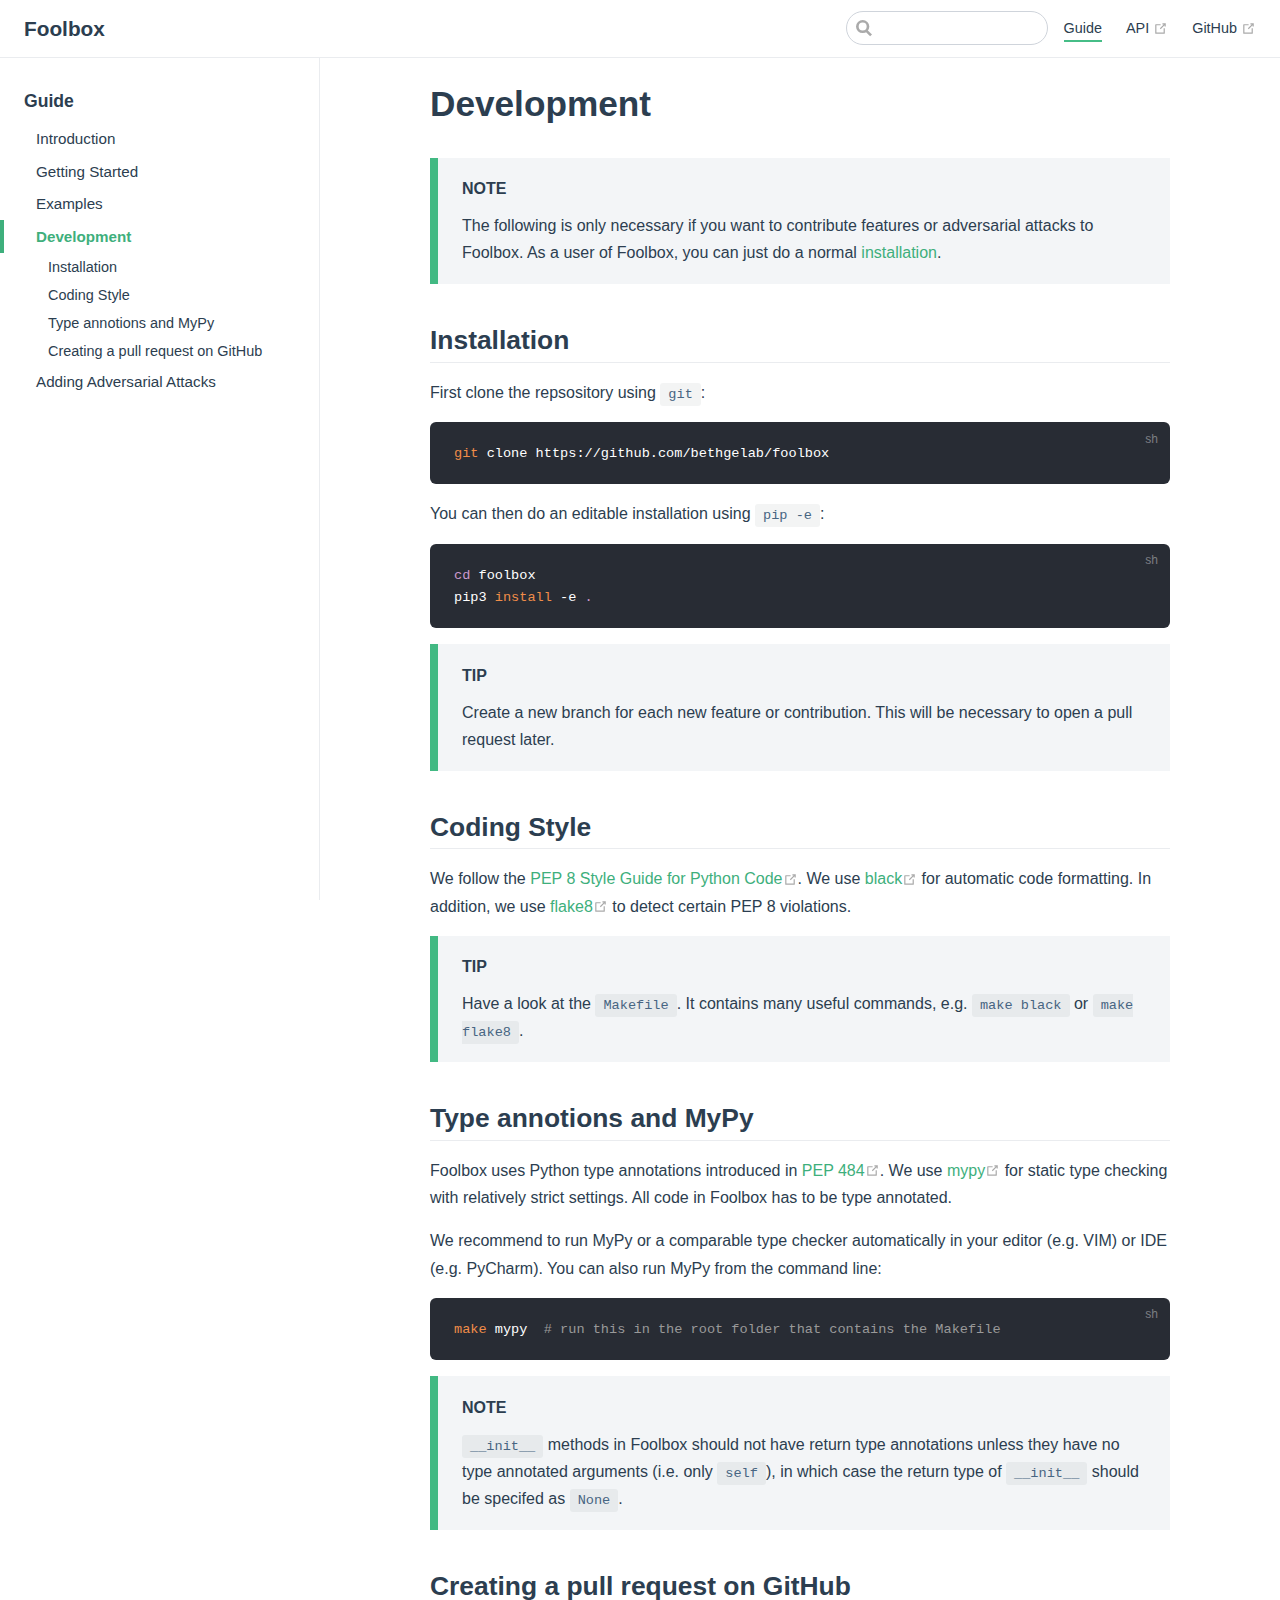
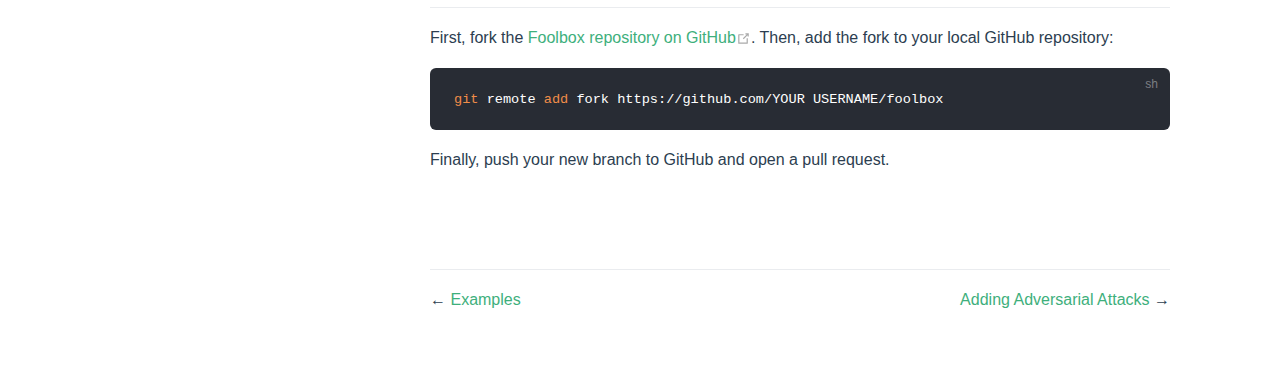
<file: guide/development.html>
<!DOCTYPE html>
<html lang="en-US">
  <head>
    <meta charset="utf-8">
    <meta name="viewport" content="width=device-width,initial-scale=1">
    <title>Development | Foolbox</title>
    <meta name="generator" content="VuePress 1.5.4">
    
    <meta name="description" content="A Python toolbox to create adversarial examples that fool neural networks in PyTorch, TensorFlow, and JAX">
    <link rel="preload" href="/assets/css/0.styles.d7d4b9a3.css" as="style"><link rel="preload" href="/assets/js/app.6f35fc3c.js" as="script"><link rel="preload" href="/assets/js/2.ff8fd238.js" as="script"><link rel="preload" href="/assets/js/8.d58aeb1c.js" as="script"><link rel="prefetch" href="/assets/js/10.41a20fec.js"><link rel="prefetch" href="/assets/js/3.6e3e6391.js"><link rel="prefetch" href="/assets/js/4.a37a637c.js"><link rel="prefetch" href="/assets/js/5.79ada2f3.js"><link rel="prefetch" href="/assets/js/6.843d249d.js"><link rel="prefetch" href="/assets/js/7.037c5a41.js"><link rel="prefetch" href="/assets/js/9.9b1a9af6.js">
    <link rel="stylesheet" href="/assets/css/0.styles.d7d4b9a3.css">
  </head>
  <body>
    <div id="app" data-server-rendered="true"><div class="theme-container"><header class="navbar"><div class="sidebar-button"><svg xmlns="http://www.w3.org/2000/svg" aria-hidden="true" role="img" viewBox="0 0 448 512" class="icon"><path fill="currentColor" d="M436 124H12c-6.627 0-12-5.373-12-12V80c0-6.627 5.373-12 12-12h424c6.627 0 12 5.373 12 12v32c0 6.627-5.373 12-12 12zm0 160H12c-6.627 0-12-5.373-12-12v-32c0-6.627 5.373-12 12-12h424c6.627 0 12 5.373 12 12v32c0 6.627-5.373 12-12 12zm0 160H12c-6.627 0-12-5.373-12-12v-32c0-6.627 5.373-12 12-12h424c6.627 0 12 5.373 12 12v32c0 6.627-5.373 12-12 12z"></path></svg></div> <a href="/" class="home-link router-link-active"><!----> <span class="site-name">Foolbox</span></a> <div class="links"><div class="search-box"><input aria-label="Search" autocomplete="off" spellcheck="false" value=""> <!----></div> <nav class="nav-links can-hide"><div class="nav-item"><a href="/guide/" class="nav-link router-link-active">
  Guide
</a></div><div class="nav-item"><a href="https://foolbox.readthedocs.io/en/stable/" target="_blank" rel="noopener noreferrer" class="nav-link external">
  API
  <svg xmlns="http://www.w3.org/2000/svg" aria-hidden="true" x="0px" y="0px" viewBox="0 0 100 100" width="15" height="15" class="icon outbound"><path fill="currentColor" d="M18.8,85.1h56l0,0c2.2,0,4-1.8,4-4v-32h-8v28h-48v-48h28v-8h-32l0,0c-2.2,0-4,1.8-4,4v56C14.8,83.3,16.6,85.1,18.8,85.1z"></path> <polygon fill="currentColor" points="45.7,48.7 51.3,54.3 77.2,28.5 77.2,37.2 85.2,37.2 85.2,14.9 62.8,14.9 62.8,22.9 71.5,22.9"></polygon></svg></a></div><div class="nav-item"><a href="https://github.com/bethgelab/foolbox" target="_blank" rel="noopener noreferrer" class="nav-link external">
  GitHub
  <svg xmlns="http://www.w3.org/2000/svg" aria-hidden="true" x="0px" y="0px" viewBox="0 0 100 100" width="15" height="15" class="icon outbound"><path fill="currentColor" d="M18.8,85.1h56l0,0c2.2,0,4-1.8,4-4v-32h-8v28h-48v-48h28v-8h-32l0,0c-2.2,0-4,1.8-4,4v56C14.8,83.3,16.6,85.1,18.8,85.1z"></path> <polygon fill="currentColor" points="45.7,48.7 51.3,54.3 77.2,28.5 77.2,37.2 85.2,37.2 85.2,14.9 62.8,14.9 62.8,22.9 71.5,22.9"></polygon></svg></a></div> <!----></nav></div></header> <div class="sidebar-mask"></div> <aside class="sidebar"><nav class="nav-links"><div class="nav-item"><a href="/guide/" class="nav-link router-link-active">
  Guide
</a></div><div class="nav-item"><a href="https://foolbox.readthedocs.io/en/stable/" target="_blank" rel="noopener noreferrer" class="nav-link external">
  API
  <svg xmlns="http://www.w3.org/2000/svg" aria-hidden="true" x="0px" y="0px" viewBox="0 0 100 100" width="15" height="15" class="icon outbound"><path fill="currentColor" d="M18.8,85.1h56l0,0c2.2,0,4-1.8,4-4v-32h-8v28h-48v-48h28v-8h-32l0,0c-2.2,0-4,1.8-4,4v56C14.8,83.3,16.6,85.1,18.8,85.1z"></path> <polygon fill="currentColor" points="45.7,48.7 51.3,54.3 77.2,28.5 77.2,37.2 85.2,37.2 85.2,14.9 62.8,14.9 62.8,22.9 71.5,22.9"></polygon></svg></a></div><div class="nav-item"><a href="https://github.com/bethgelab/foolbox" target="_blank" rel="noopener noreferrer" class="nav-link external">
  GitHub
  <svg xmlns="http://www.w3.org/2000/svg" aria-hidden="true" x="0px" y="0px" viewBox="0 0 100 100" width="15" height="15" class="icon outbound"><path fill="currentColor" d="M18.8,85.1h56l0,0c2.2,0,4-1.8,4-4v-32h-8v28h-48v-48h28v-8h-32l0,0c-2.2,0-4,1.8-4,4v56C14.8,83.3,16.6,85.1,18.8,85.1z"></path> <polygon fill="currentColor" points="45.7,48.7 51.3,54.3 77.2,28.5 77.2,37.2 85.2,37.2 85.2,14.9 62.8,14.9 62.8,22.9 71.5,22.9"></polygon></svg></a></div> <!----></nav>  <ul class="sidebar-links"><li><section class="sidebar-group depth-0"><p class="sidebar-heading open"><span>Guide</span> <!----></p> <ul class="sidebar-links sidebar-group-items"><li><a href="/guide/" aria-current="page" class="sidebar-link">Introduction</a></li><li><a href="/guide/getting-started.html" class="sidebar-link">Getting Started</a></li><li><a href="/guide/examples.html" class="sidebar-link">Examples</a></li><li><a href="/guide/development.html" aria-current="page" class="active sidebar-link">Development</a><ul class="sidebar-sub-headers"><li class="sidebar-sub-header"><a href="/guide/development.html#installation" class="sidebar-link">Installation</a></li><li class="sidebar-sub-header"><a href="/guide/development.html#coding-style" class="sidebar-link">Coding Style</a></li><li class="sidebar-sub-header"><a href="/guide/development.html#type-annotions-and-mypy" class="sidebar-link">Type annotions and MyPy</a></li><li class="sidebar-sub-header"><a href="/guide/development.html#creating-a-pull-request-on-github" class="sidebar-link">Creating a pull request on GitHub</a></li></ul></li><li><a href="/guide/adding_attacks.html" class="sidebar-link">Adding Adversarial Attacks</a></li></ul></section></li></ul> </aside> <main class="page"> <div class="theme-default-content content__default"><h1 id="development"><a href="#development" class="header-anchor">#</a> Development</h1> <div class="custom-block tip"><p class="custom-block-title">NOTE</p> <p>The following is only necessary if you want to contribute features or
adversarial attacks to Foolbox. As a user of Foolbox, you can just do a normal
<a href="./getting-started">installation</a>.</p></div> <h2 id="installation"><a href="#installation" class="header-anchor">#</a> Installation</h2> <p>First clone the repsository using <code>git</code>:</p> <div class="language-bash extra-class"><pre class="language-bash"><code><span class="token function">git</span> clone https://github.com/bethgelab/foolbox
</code></pre></div><p>You can then do an editable installation using <code>pip -e</code>:</p> <div class="language-bash extra-class"><pre class="language-bash"><code><span class="token builtin class-name">cd</span> foolbox
pip3 <span class="token function">install</span> -e <span class="token builtin class-name">.</span>
</code></pre></div><div class="custom-block tip"><p class="custom-block-title">TIP</p> <p>Create a new branch for each new feature or contribution.
This will be necessary to open a pull request later.</p></div> <h2 id="coding-style"><a href="#coding-style" class="header-anchor">#</a> Coding Style</h2> <p>We follow the <a href="https://www.python.org/dev/peps/pep-0008/" target="_blank" rel="noopener noreferrer">PEP 8 Style Guide for Python Code<svg xmlns="http://www.w3.org/2000/svg" aria-hidden="true" x="0px" y="0px" viewBox="0 0 100 100" width="15" height="15" class="icon outbound"><path fill="currentColor" d="M18.8,85.1h56l0,0c2.2,0,4-1.8,4-4v-32h-8v28h-48v-48h28v-8h-32l0,0c-2.2,0-4,1.8-4,4v56C14.8,83.3,16.6,85.1,18.8,85.1z"></path> <polygon fill="currentColor" points="45.7,48.7 51.3,54.3 77.2,28.5 77.2,37.2 85.2,37.2 85.2,14.9 62.8,14.9 62.8,22.9 71.5,22.9"></polygon></svg></a>.
We use <a href="https://github.com/psf/black" target="_blank" rel="noopener noreferrer">black<svg xmlns="http://www.w3.org/2000/svg" aria-hidden="true" x="0px" y="0px" viewBox="0 0 100 100" width="15" height="15" class="icon outbound"><path fill="currentColor" d="M18.8,85.1h56l0,0c2.2,0,4-1.8,4-4v-32h-8v28h-48v-48h28v-8h-32l0,0c-2.2,0-4,1.8-4,4v56C14.8,83.3,16.6,85.1,18.8,85.1z"></path> <polygon fill="currentColor" points="45.7,48.7 51.3,54.3 77.2,28.5 77.2,37.2 85.2,37.2 85.2,14.9 62.8,14.9 62.8,22.9 71.5,22.9"></polygon></svg></a> for automatic code formatting.
In addition, we use <a href="https://flake8.pycqa.org/en/latest/" target="_blank" rel="noopener noreferrer">flake8<svg xmlns="http://www.w3.org/2000/svg" aria-hidden="true" x="0px" y="0px" viewBox="0 0 100 100" width="15" height="15" class="icon outbound"><path fill="currentColor" d="M18.8,85.1h56l0,0c2.2,0,4-1.8,4-4v-32h-8v28h-48v-48h28v-8h-32l0,0c-2.2,0-4,1.8-4,4v56C14.8,83.3,16.6,85.1,18.8,85.1z"></path> <polygon fill="currentColor" points="45.7,48.7 51.3,54.3 77.2,28.5 77.2,37.2 85.2,37.2 85.2,14.9 62.8,14.9 62.8,22.9 71.5,22.9"></polygon></svg></a> to detect
certain PEP 8 violations.</p> <div class="custom-block tip"><p class="custom-block-title">TIP</p> <p>Have a look at the <code>Makefile</code>. It contains many useful commands, e.g. <code>make black</code> or <code>make flake8</code>.</p></div> <h2 id="type-annotions-and-mypy"><a href="#type-annotions-and-mypy" class="header-anchor">#</a> Type annotions and MyPy</h2> <p>Foolbox uses Python type annotations introduced in <a href="https://www.python.org/dev/peps/pep-0484/" target="_blank" rel="noopener noreferrer">PEP 484<svg xmlns="http://www.w3.org/2000/svg" aria-hidden="true" x="0px" y="0px" viewBox="0 0 100 100" width="15" height="15" class="icon outbound"><path fill="currentColor" d="M18.8,85.1h56l0,0c2.2,0,4-1.8,4-4v-32h-8v28h-48v-48h28v-8h-32l0,0c-2.2,0-4,1.8-4,4v56C14.8,83.3,16.6,85.1,18.8,85.1z"></path> <polygon fill="currentColor" points="45.7,48.7 51.3,54.3 77.2,28.5 77.2,37.2 85.2,37.2 85.2,14.9 62.8,14.9 62.8,22.9 71.5,22.9"></polygon></svg></a>.
We use <a href="http://mypy-lang.org" target="_blank" rel="noopener noreferrer">mypy<svg xmlns="http://www.w3.org/2000/svg" aria-hidden="true" x="0px" y="0px" viewBox="0 0 100 100" width="15" height="15" class="icon outbound"><path fill="currentColor" d="M18.8,85.1h56l0,0c2.2,0,4-1.8,4-4v-32h-8v28h-48v-48h28v-8h-32l0,0c-2.2,0-4,1.8-4,4v56C14.8,83.3,16.6,85.1,18.8,85.1z"></path> <polygon fill="currentColor" points="45.7,48.7 51.3,54.3 77.2,28.5 77.2,37.2 85.2,37.2 85.2,14.9 62.8,14.9 62.8,22.9 71.5,22.9"></polygon></svg></a> for static type checking with relatively
strict settings. All code in Foolbox has to be type annotated.</p> <p>We recommend to run MyPy or a comparable type checker automatically in your
editor (e.g. VIM) or IDE (e.g. PyCharm). You can also run MyPy from the
command line:</p> <div class="language-bash extra-class"><pre class="language-bash"><code><span class="token function">make</span> mypy  <span class="token comment"># run this in the root folder that contains the Makefile</span>
</code></pre></div><div class="custom-block tip"><p class="custom-block-title">NOTE</p> <p><code>__init__</code> methods in Foolbox should not have return type annotations unless
they have no type annotated arguments (i.e. only <code>self</code>), in which case
the return type of <code>__init__</code> should be specifed as <code>None</code>.</p></div> <h2 id="creating-a-pull-request-on-github"><a href="#creating-a-pull-request-on-github" class="header-anchor">#</a> Creating a pull request on GitHub</h2> <p>First, fork the <a href="https://github.com/bethgelab/foolbox" target="_blank" rel="noopener noreferrer">Foolbox repository on GitHub<svg xmlns="http://www.w3.org/2000/svg" aria-hidden="true" x="0px" y="0px" viewBox="0 0 100 100" width="15" height="15" class="icon outbound"><path fill="currentColor" d="M18.8,85.1h56l0,0c2.2,0,4-1.8,4-4v-32h-8v28h-48v-48h28v-8h-32l0,0c-2.2,0-4,1.8-4,4v56C14.8,83.3,16.6,85.1,18.8,85.1z"></path> <polygon fill="currentColor" points="45.7,48.7 51.3,54.3 77.2,28.5 77.2,37.2 85.2,37.2 85.2,14.9 62.8,14.9 62.8,22.9 71.5,22.9"></polygon></svg></a>.
Then, add the fork to your local GitHub repository:</p> <div class="language-bash extra-class"><pre class="language-bash"><code><span class="token function">git</span> remote <span class="token function">add</span> fork https://github.com/YOUR USERNAME/foolbox
</code></pre></div><p>Finally, push your new branch to GitHub and open a pull request.</p></div> <footer class="page-edit"><!----> <!----></footer> <div class="page-nav"><p class="inner"><span class="prev">
      ←
      <a href="/guide/examples.html" class="prev">
        Examples
      </a></span> <span class="next"><a href="/guide/adding_attacks.html">
        Adding Adversarial Attacks
      </a>
      →
    </span></p></div> </main></div><div class="global-ui"></div></div>
    <script src="/assets/js/app.6f35fc3c.js" defer></script><script src="/assets/js/2.ff8fd238.js" defer></script><script src="/assets/js/8.d58aeb1c.js" defer></script>
  </body>
</html>
</file>
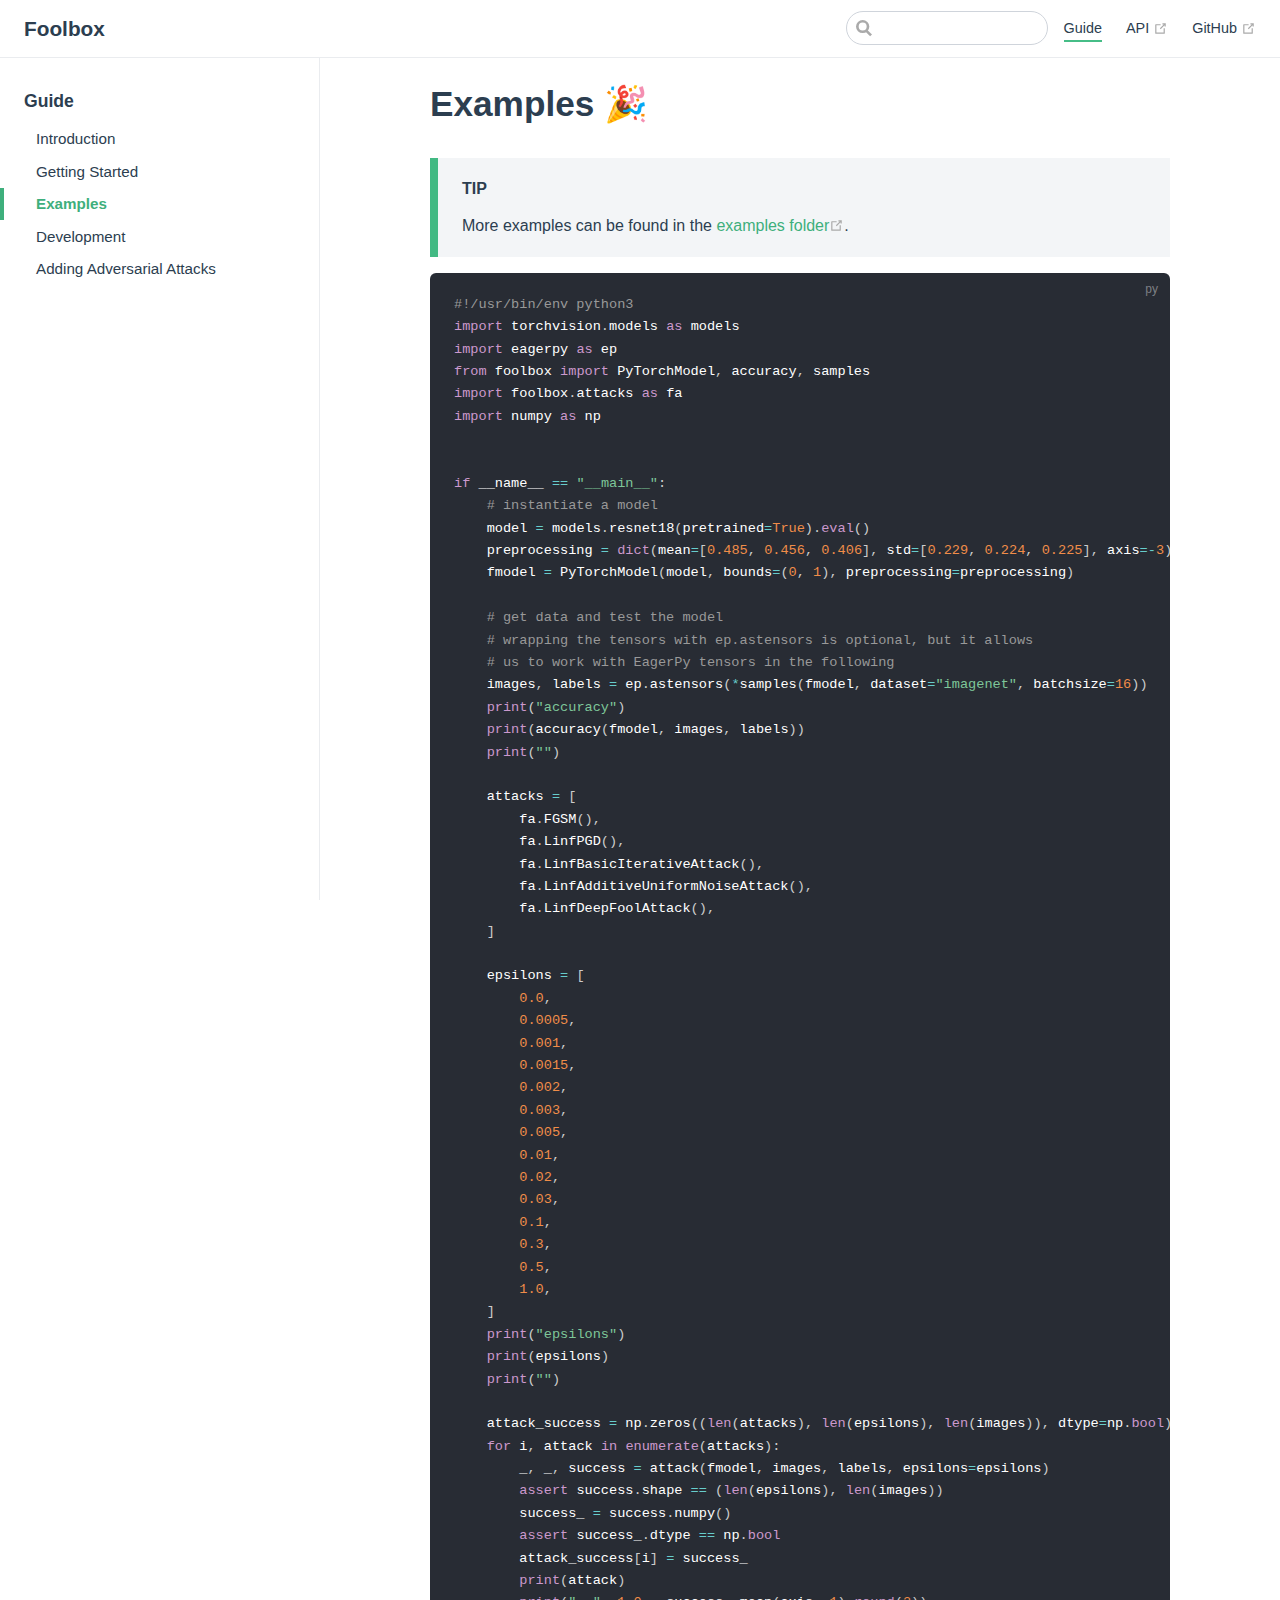
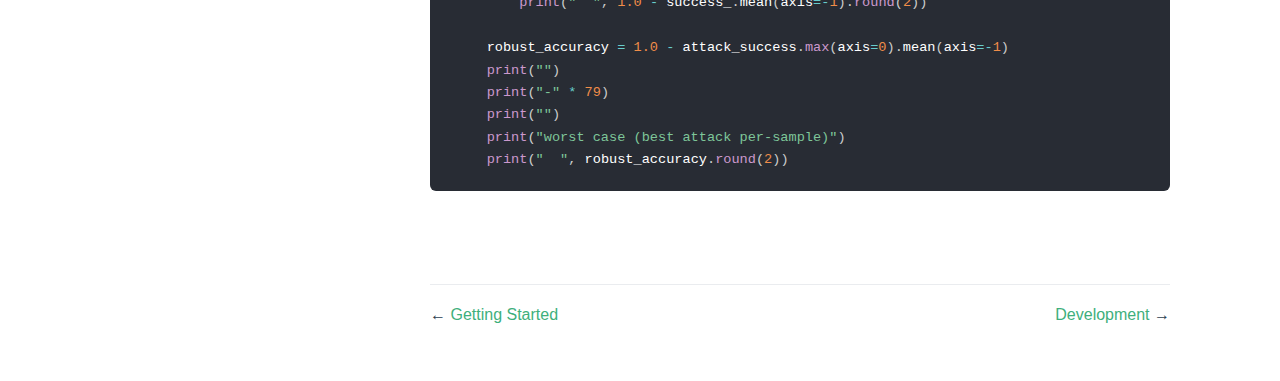
<file: guide/examples.html>
<!DOCTYPE html>
<html lang="en-US">
  <head>
    <meta charset="utf-8">
    <meta name="viewport" content="width=device-width,initial-scale=1">
    <title>Examples | Foolbox</title>
    <meta name="generator" content="VuePress 1.5.4">
    
    <meta name="description" content="A Python toolbox to create adversarial examples that fool neural networks in PyTorch, TensorFlow, and JAX">
    <link rel="preload" href="/assets/css/0.styles.d7d4b9a3.css" as="style"><link rel="preload" href="/assets/js/app.6f35fc3c.js" as="script"><link rel="preload" href="/assets/js/2.ff8fd238.js" as="script"><link rel="preload" href="/assets/js/9.9b1a9af6.js" as="script"><link rel="prefetch" href="/assets/js/10.41a20fec.js"><link rel="prefetch" href="/assets/js/3.6e3e6391.js"><link rel="prefetch" href="/assets/js/4.a37a637c.js"><link rel="prefetch" href="/assets/js/5.79ada2f3.js"><link rel="prefetch" href="/assets/js/6.843d249d.js"><link rel="prefetch" href="/assets/js/7.037c5a41.js"><link rel="prefetch" href="/assets/js/8.d58aeb1c.js">
    <link rel="stylesheet" href="/assets/css/0.styles.d7d4b9a3.css">
  </head>
  <body>
    <div id="app" data-server-rendered="true"><div class="theme-container"><header class="navbar"><div class="sidebar-button"><svg xmlns="http://www.w3.org/2000/svg" aria-hidden="true" role="img" viewBox="0 0 448 512" class="icon"><path fill="currentColor" d="M436 124H12c-6.627 0-12-5.373-12-12V80c0-6.627 5.373-12 12-12h424c6.627 0 12 5.373 12 12v32c0 6.627-5.373 12-12 12zm0 160H12c-6.627 0-12-5.373-12-12v-32c0-6.627 5.373-12 12-12h424c6.627 0 12 5.373 12 12v32c0 6.627-5.373 12-12 12zm0 160H12c-6.627 0-12-5.373-12-12v-32c0-6.627 5.373-12 12-12h424c6.627 0 12 5.373 12 12v32c0 6.627-5.373 12-12 12z"></path></svg></div> <a href="/" class="home-link router-link-active"><!----> <span class="site-name">Foolbox</span></a> <div class="links"><div class="search-box"><input aria-label="Search" autocomplete="off" spellcheck="false" value=""> <!----></div> <nav class="nav-links can-hide"><div class="nav-item"><a href="/guide/" class="nav-link router-link-active">
  Guide
</a></div><div class="nav-item"><a href="https://foolbox.readthedocs.io/en/stable/" target="_blank" rel="noopener noreferrer" class="nav-link external">
  API
  <svg xmlns="http://www.w3.org/2000/svg" aria-hidden="true" x="0px" y="0px" viewBox="0 0 100 100" width="15" height="15" class="icon outbound"><path fill="currentColor" d="M18.8,85.1h56l0,0c2.2,0,4-1.8,4-4v-32h-8v28h-48v-48h28v-8h-32l0,0c-2.2,0-4,1.8-4,4v56C14.8,83.3,16.6,85.1,18.8,85.1z"></path> <polygon fill="currentColor" points="45.7,48.7 51.3,54.3 77.2,28.5 77.2,37.2 85.2,37.2 85.2,14.9 62.8,14.9 62.8,22.9 71.5,22.9"></polygon></svg></a></div><div class="nav-item"><a href="https://github.com/bethgelab/foolbox" target="_blank" rel="noopener noreferrer" class="nav-link external">
  GitHub
  <svg xmlns="http://www.w3.org/2000/svg" aria-hidden="true" x="0px" y="0px" viewBox="0 0 100 100" width="15" height="15" class="icon outbound"><path fill="currentColor" d="M18.8,85.1h56l0,0c2.2,0,4-1.8,4-4v-32h-8v28h-48v-48h28v-8h-32l0,0c-2.2,0-4,1.8-4,4v56C14.8,83.3,16.6,85.1,18.8,85.1z"></path> <polygon fill="currentColor" points="45.7,48.7 51.3,54.3 77.2,28.5 77.2,37.2 85.2,37.2 85.2,14.9 62.8,14.9 62.8,22.9 71.5,22.9"></polygon></svg></a></div> <!----></nav></div></header> <div class="sidebar-mask"></div> <aside class="sidebar"><nav class="nav-links"><div class="nav-item"><a href="/guide/" class="nav-link router-link-active">
  Guide
</a></div><div class="nav-item"><a href="https://foolbox.readthedocs.io/en/stable/" target="_blank" rel="noopener noreferrer" class="nav-link external">
  API
  <svg xmlns="http://www.w3.org/2000/svg" aria-hidden="true" x="0px" y="0px" viewBox="0 0 100 100" width="15" height="15" class="icon outbound"><path fill="currentColor" d="M18.8,85.1h56l0,0c2.2,0,4-1.8,4-4v-32h-8v28h-48v-48h28v-8h-32l0,0c-2.2,0-4,1.8-4,4v56C14.8,83.3,16.6,85.1,18.8,85.1z"></path> <polygon fill="currentColor" points="45.7,48.7 51.3,54.3 77.2,28.5 77.2,37.2 85.2,37.2 85.2,14.9 62.8,14.9 62.8,22.9 71.5,22.9"></polygon></svg></a></div><div class="nav-item"><a href="https://github.com/bethgelab/foolbox" target="_blank" rel="noopener noreferrer" class="nav-link external">
  GitHub
  <svg xmlns="http://www.w3.org/2000/svg" aria-hidden="true" x="0px" y="0px" viewBox="0 0 100 100" width="15" height="15" class="icon outbound"><path fill="currentColor" d="M18.8,85.1h56l0,0c2.2,0,4-1.8,4-4v-32h-8v28h-48v-48h28v-8h-32l0,0c-2.2,0-4,1.8-4,4v56C14.8,83.3,16.6,85.1,18.8,85.1z"></path> <polygon fill="currentColor" points="45.7,48.7 51.3,54.3 77.2,28.5 77.2,37.2 85.2,37.2 85.2,14.9 62.8,14.9 62.8,22.9 71.5,22.9"></polygon></svg></a></div> <!----></nav>  <ul class="sidebar-links"><li><section class="sidebar-group depth-0"><p class="sidebar-heading open"><span>Guide</span> <!----></p> <ul class="sidebar-links sidebar-group-items"><li><a href="/guide/" aria-current="page" class="sidebar-link">Introduction</a></li><li><a href="/guide/getting-started.html" class="sidebar-link">Getting Started</a></li><li><a href="/guide/examples.html" aria-current="page" class="active sidebar-link">Examples</a></li><li><a href="/guide/development.html" class="sidebar-link">Development</a></li><li><a href="/guide/adding_attacks.html" class="sidebar-link">Adding Adversarial Attacks</a></li></ul></section></li></ul> </aside> <main class="page"> <div class="theme-default-content content__default"><h1 id="examples"><a href="#examples" class="header-anchor">#</a> Examples 🎉</h1> <div class="custom-block tip"><p class="custom-block-title">TIP</p> <p>More examples can be found in the <a href="https://github.com/bethgelab/foolbox/tree/master/examples" target="_blank" rel="noopener noreferrer">examples folder<svg xmlns="http://www.w3.org/2000/svg" aria-hidden="true" x="0px" y="0px" viewBox="0 0 100 100" width="15" height="15" class="icon outbound"><path fill="currentColor" d="M18.8,85.1h56l0,0c2.2,0,4-1.8,4-4v-32h-8v28h-48v-48h28v-8h-32l0,0c-2.2,0-4,1.8-4,4v56C14.8,83.3,16.6,85.1,18.8,85.1z"></path> <polygon fill="currentColor" points="45.7,48.7 51.3,54.3 77.2,28.5 77.2,37.2 85.2,37.2 85.2,14.9 62.8,14.9 62.8,22.9 71.5,22.9"></polygon></svg></a>.</p></div> <div class="language-py extra-class"><pre class="language-py"><code><span class="token comment">#!/usr/bin/env python3</span>
<span class="token keyword">import</span> torchvision<span class="token punctuation">.</span>models <span class="token keyword">as</span> models
<span class="token keyword">import</span> eagerpy <span class="token keyword">as</span> ep
<span class="token keyword">from</span> foolbox <span class="token keyword">import</span> PyTorchModel<span class="token punctuation">,</span> accuracy<span class="token punctuation">,</span> samples
<span class="token keyword">import</span> foolbox<span class="token punctuation">.</span>attacks <span class="token keyword">as</span> fa
<span class="token keyword">import</span> numpy <span class="token keyword">as</span> np


<span class="token keyword">if</span> __name__ <span class="token operator">==</span> <span class="token string">&quot;__main__&quot;</span><span class="token punctuation">:</span>
    <span class="token comment"># instantiate a model</span>
    model <span class="token operator">=</span> models<span class="token punctuation">.</span>resnet18<span class="token punctuation">(</span>pretrained<span class="token operator">=</span><span class="token boolean">True</span><span class="token punctuation">)</span><span class="token punctuation">.</span><span class="token builtin">eval</span><span class="token punctuation">(</span><span class="token punctuation">)</span>
    preprocessing <span class="token operator">=</span> <span class="token builtin">dict</span><span class="token punctuation">(</span>mean<span class="token operator">=</span><span class="token punctuation">[</span><span class="token number">0.485</span><span class="token punctuation">,</span> <span class="token number">0.456</span><span class="token punctuation">,</span> <span class="token number">0.406</span><span class="token punctuation">]</span><span class="token punctuation">,</span> std<span class="token operator">=</span><span class="token punctuation">[</span><span class="token number">0.229</span><span class="token punctuation">,</span> <span class="token number">0.224</span><span class="token punctuation">,</span> <span class="token number">0.225</span><span class="token punctuation">]</span><span class="token punctuation">,</span> axis<span class="token operator">=</span><span class="token operator">-</span><span class="token number">3</span><span class="token punctuation">)</span>
    fmodel <span class="token operator">=</span> PyTorchModel<span class="token punctuation">(</span>model<span class="token punctuation">,</span> bounds<span class="token operator">=</span><span class="token punctuation">(</span><span class="token number">0</span><span class="token punctuation">,</span> <span class="token number">1</span><span class="token punctuation">)</span><span class="token punctuation">,</span> preprocessing<span class="token operator">=</span>preprocessing<span class="token punctuation">)</span>

    <span class="token comment"># get data and test the model</span>
    <span class="token comment"># wrapping the tensors with ep.astensors is optional, but it allows</span>
    <span class="token comment"># us to work with EagerPy tensors in the following</span>
    images<span class="token punctuation">,</span> labels <span class="token operator">=</span> ep<span class="token punctuation">.</span>astensors<span class="token punctuation">(</span><span class="token operator">*</span>samples<span class="token punctuation">(</span>fmodel<span class="token punctuation">,</span> dataset<span class="token operator">=</span><span class="token string">&quot;imagenet&quot;</span><span class="token punctuation">,</span> batchsize<span class="token operator">=</span><span class="token number">16</span><span class="token punctuation">)</span><span class="token punctuation">)</span>
    <span class="token keyword">print</span><span class="token punctuation">(</span><span class="token string">&quot;accuracy&quot;</span><span class="token punctuation">)</span>
    <span class="token keyword">print</span><span class="token punctuation">(</span>accuracy<span class="token punctuation">(</span>fmodel<span class="token punctuation">,</span> images<span class="token punctuation">,</span> labels<span class="token punctuation">)</span><span class="token punctuation">)</span>
    <span class="token keyword">print</span><span class="token punctuation">(</span><span class="token string">&quot;&quot;</span><span class="token punctuation">)</span>

    attacks <span class="token operator">=</span> <span class="token punctuation">[</span>
        fa<span class="token punctuation">.</span>FGSM<span class="token punctuation">(</span><span class="token punctuation">)</span><span class="token punctuation">,</span>
        fa<span class="token punctuation">.</span>LinfPGD<span class="token punctuation">(</span><span class="token punctuation">)</span><span class="token punctuation">,</span>
        fa<span class="token punctuation">.</span>LinfBasicIterativeAttack<span class="token punctuation">(</span><span class="token punctuation">)</span><span class="token punctuation">,</span>
        fa<span class="token punctuation">.</span>LinfAdditiveUniformNoiseAttack<span class="token punctuation">(</span><span class="token punctuation">)</span><span class="token punctuation">,</span>
        fa<span class="token punctuation">.</span>LinfDeepFoolAttack<span class="token punctuation">(</span><span class="token punctuation">)</span><span class="token punctuation">,</span>
    <span class="token punctuation">]</span>

    epsilons <span class="token operator">=</span> <span class="token punctuation">[</span>
        <span class="token number">0.0</span><span class="token punctuation">,</span>
        <span class="token number">0.0005</span><span class="token punctuation">,</span>
        <span class="token number">0.001</span><span class="token punctuation">,</span>
        <span class="token number">0.0015</span><span class="token punctuation">,</span>
        <span class="token number">0.002</span><span class="token punctuation">,</span>
        <span class="token number">0.003</span><span class="token punctuation">,</span>
        <span class="token number">0.005</span><span class="token punctuation">,</span>
        <span class="token number">0.01</span><span class="token punctuation">,</span>
        <span class="token number">0.02</span><span class="token punctuation">,</span>
        <span class="token number">0.03</span><span class="token punctuation">,</span>
        <span class="token number">0.1</span><span class="token punctuation">,</span>
        <span class="token number">0.3</span><span class="token punctuation">,</span>
        <span class="token number">0.5</span><span class="token punctuation">,</span>
        <span class="token number">1.0</span><span class="token punctuation">,</span>
    <span class="token punctuation">]</span>
    <span class="token keyword">print</span><span class="token punctuation">(</span><span class="token string">&quot;epsilons&quot;</span><span class="token punctuation">)</span>
    <span class="token keyword">print</span><span class="token punctuation">(</span>epsilons<span class="token punctuation">)</span>
    <span class="token keyword">print</span><span class="token punctuation">(</span><span class="token string">&quot;&quot;</span><span class="token punctuation">)</span>

    attack_success <span class="token operator">=</span> np<span class="token punctuation">.</span>zeros<span class="token punctuation">(</span><span class="token punctuation">(</span><span class="token builtin">len</span><span class="token punctuation">(</span>attacks<span class="token punctuation">)</span><span class="token punctuation">,</span> <span class="token builtin">len</span><span class="token punctuation">(</span>epsilons<span class="token punctuation">)</span><span class="token punctuation">,</span> <span class="token builtin">len</span><span class="token punctuation">(</span>images<span class="token punctuation">)</span><span class="token punctuation">)</span><span class="token punctuation">,</span> dtype<span class="token operator">=</span>np<span class="token punctuation">.</span><span class="token builtin">bool</span><span class="token punctuation">)</span>
    <span class="token keyword">for</span> i<span class="token punctuation">,</span> attack <span class="token keyword">in</span> <span class="token builtin">enumerate</span><span class="token punctuation">(</span>attacks<span class="token punctuation">)</span><span class="token punctuation">:</span>
        _<span class="token punctuation">,</span> _<span class="token punctuation">,</span> success <span class="token operator">=</span> attack<span class="token punctuation">(</span>fmodel<span class="token punctuation">,</span> images<span class="token punctuation">,</span> labels<span class="token punctuation">,</span> epsilons<span class="token operator">=</span>epsilons<span class="token punctuation">)</span>
        <span class="token keyword">assert</span> success<span class="token punctuation">.</span>shape <span class="token operator">==</span> <span class="token punctuation">(</span><span class="token builtin">len</span><span class="token punctuation">(</span>epsilons<span class="token punctuation">)</span><span class="token punctuation">,</span> <span class="token builtin">len</span><span class="token punctuation">(</span>images<span class="token punctuation">)</span><span class="token punctuation">)</span>
        success_ <span class="token operator">=</span> success<span class="token punctuation">.</span>numpy<span class="token punctuation">(</span><span class="token punctuation">)</span>
        <span class="token keyword">assert</span> success_<span class="token punctuation">.</span>dtype <span class="token operator">==</span> np<span class="token punctuation">.</span><span class="token builtin">bool</span>
        attack_success<span class="token punctuation">[</span>i<span class="token punctuation">]</span> <span class="token operator">=</span> success_
        <span class="token keyword">print</span><span class="token punctuation">(</span>attack<span class="token punctuation">)</span>
        <span class="token keyword">print</span><span class="token punctuation">(</span><span class="token string">&quot;  &quot;</span><span class="token punctuation">,</span> <span class="token number">1.0</span> <span class="token operator">-</span> success_<span class="token punctuation">.</span>mean<span class="token punctuation">(</span>axis<span class="token operator">=</span><span class="token operator">-</span><span class="token number">1</span><span class="token punctuation">)</span><span class="token punctuation">.</span><span class="token builtin">round</span><span class="token punctuation">(</span><span class="token number">2</span><span class="token punctuation">)</span><span class="token punctuation">)</span>

    robust_accuracy <span class="token operator">=</span> <span class="token number">1.0</span> <span class="token operator">-</span> attack_success<span class="token punctuation">.</span><span class="token builtin">max</span><span class="token punctuation">(</span>axis<span class="token operator">=</span><span class="token number">0</span><span class="token punctuation">)</span><span class="token punctuation">.</span>mean<span class="token punctuation">(</span>axis<span class="token operator">=</span><span class="token operator">-</span><span class="token number">1</span><span class="token punctuation">)</span>
    <span class="token keyword">print</span><span class="token punctuation">(</span><span class="token string">&quot;&quot;</span><span class="token punctuation">)</span>
    <span class="token keyword">print</span><span class="token punctuation">(</span><span class="token string">&quot;-&quot;</span> <span class="token operator">*</span> <span class="token number">79</span><span class="token punctuation">)</span>
    <span class="token keyword">print</span><span class="token punctuation">(</span><span class="token string">&quot;&quot;</span><span class="token punctuation">)</span>
    <span class="token keyword">print</span><span class="token punctuation">(</span><span class="token string">&quot;worst case (best attack per-sample)&quot;</span><span class="token punctuation">)</span>
    <span class="token keyword">print</span><span class="token punctuation">(</span><span class="token string">&quot;  &quot;</span><span class="token punctuation">,</span> robust_accuracy<span class="token punctuation">.</span><span class="token builtin">round</span><span class="token punctuation">(</span><span class="token number">2</span><span class="token punctuation">)</span><span class="token punctuation">)</span>
</code></pre></div></div> <footer class="page-edit"><!----> <!----></footer> <div class="page-nav"><p class="inner"><span class="prev">
      ←
      <a href="/guide/getting-started.html" class="prev">
        Getting Started
      </a></span> <span class="next"><a href="/guide/development.html">
        Development
      </a>
      →
    </span></p></div> </main></div><div class="global-ui"></div></div>
    <script src="/assets/js/app.6f35fc3c.js" defer></script><script src="/assets/js/2.ff8fd238.js" defer></script><script src="/assets/js/9.9b1a9af6.js" defer></script>
  </body>
</html>
</file>
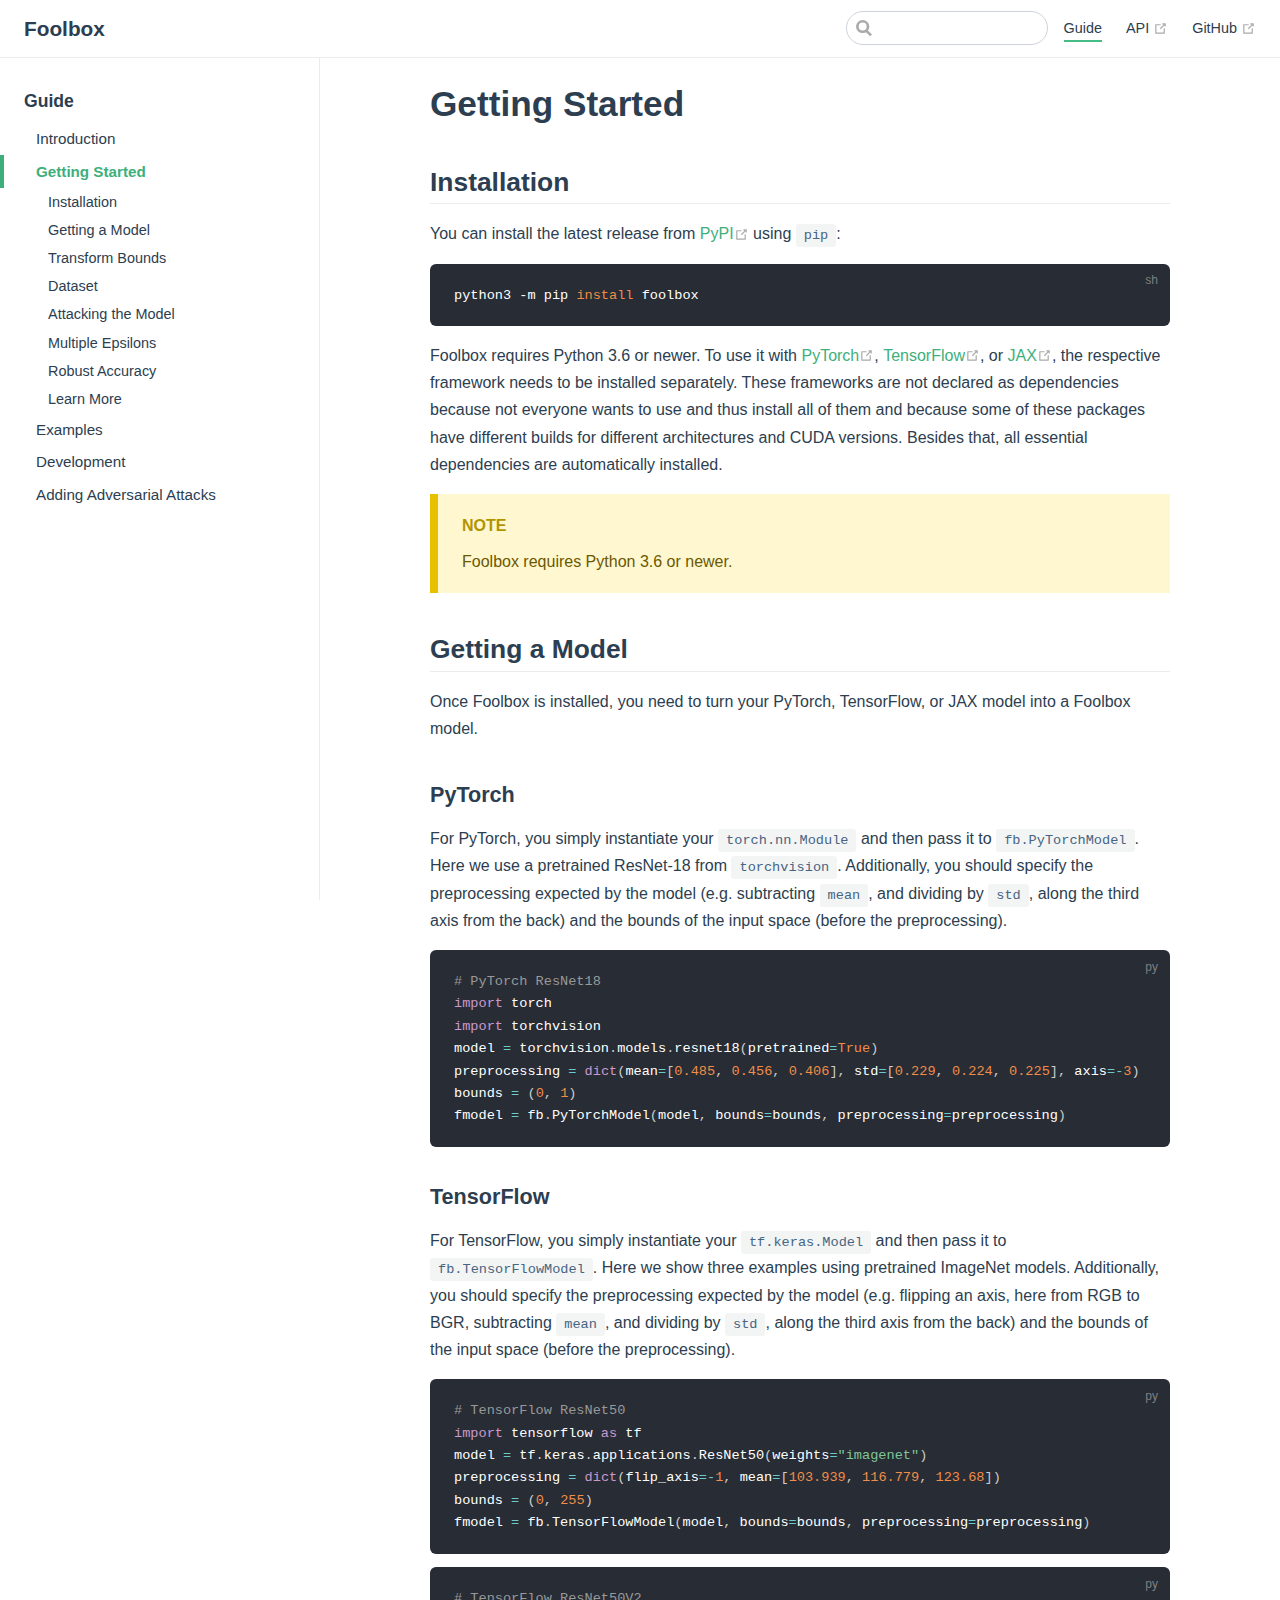
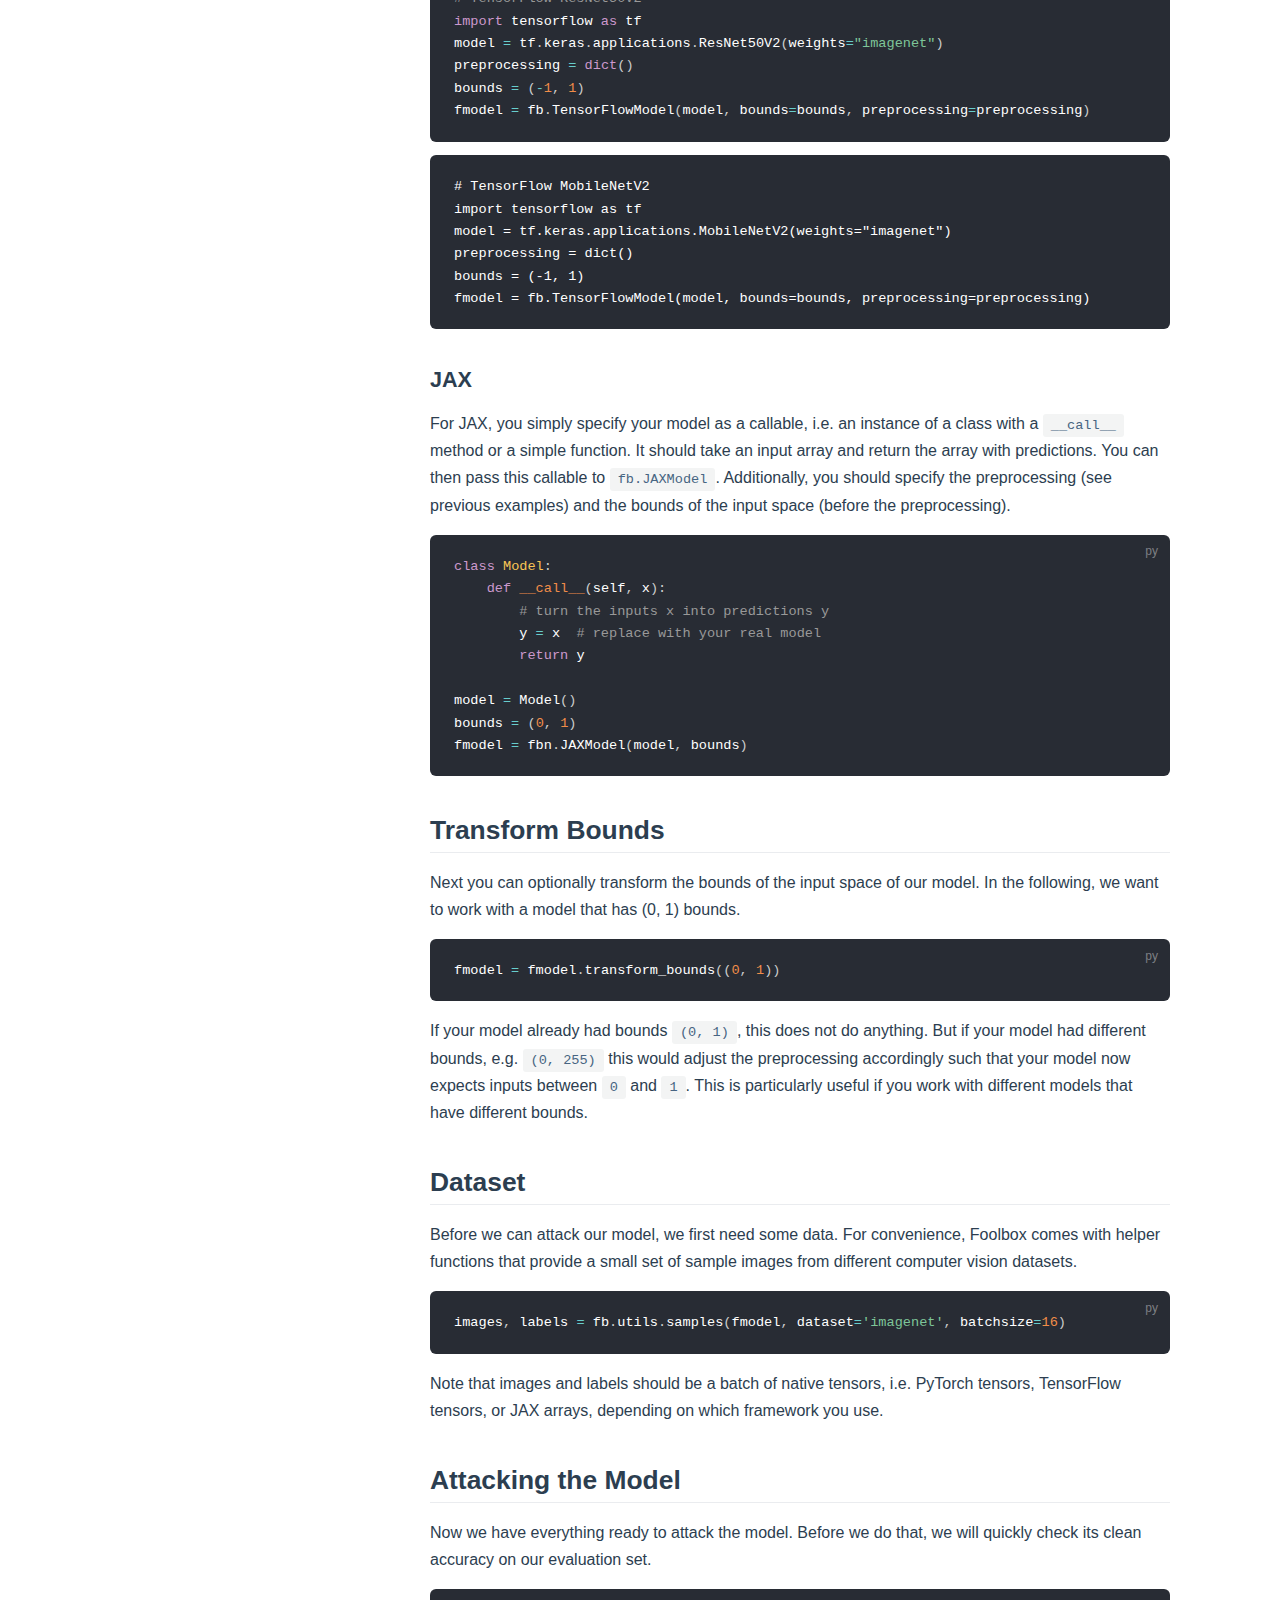
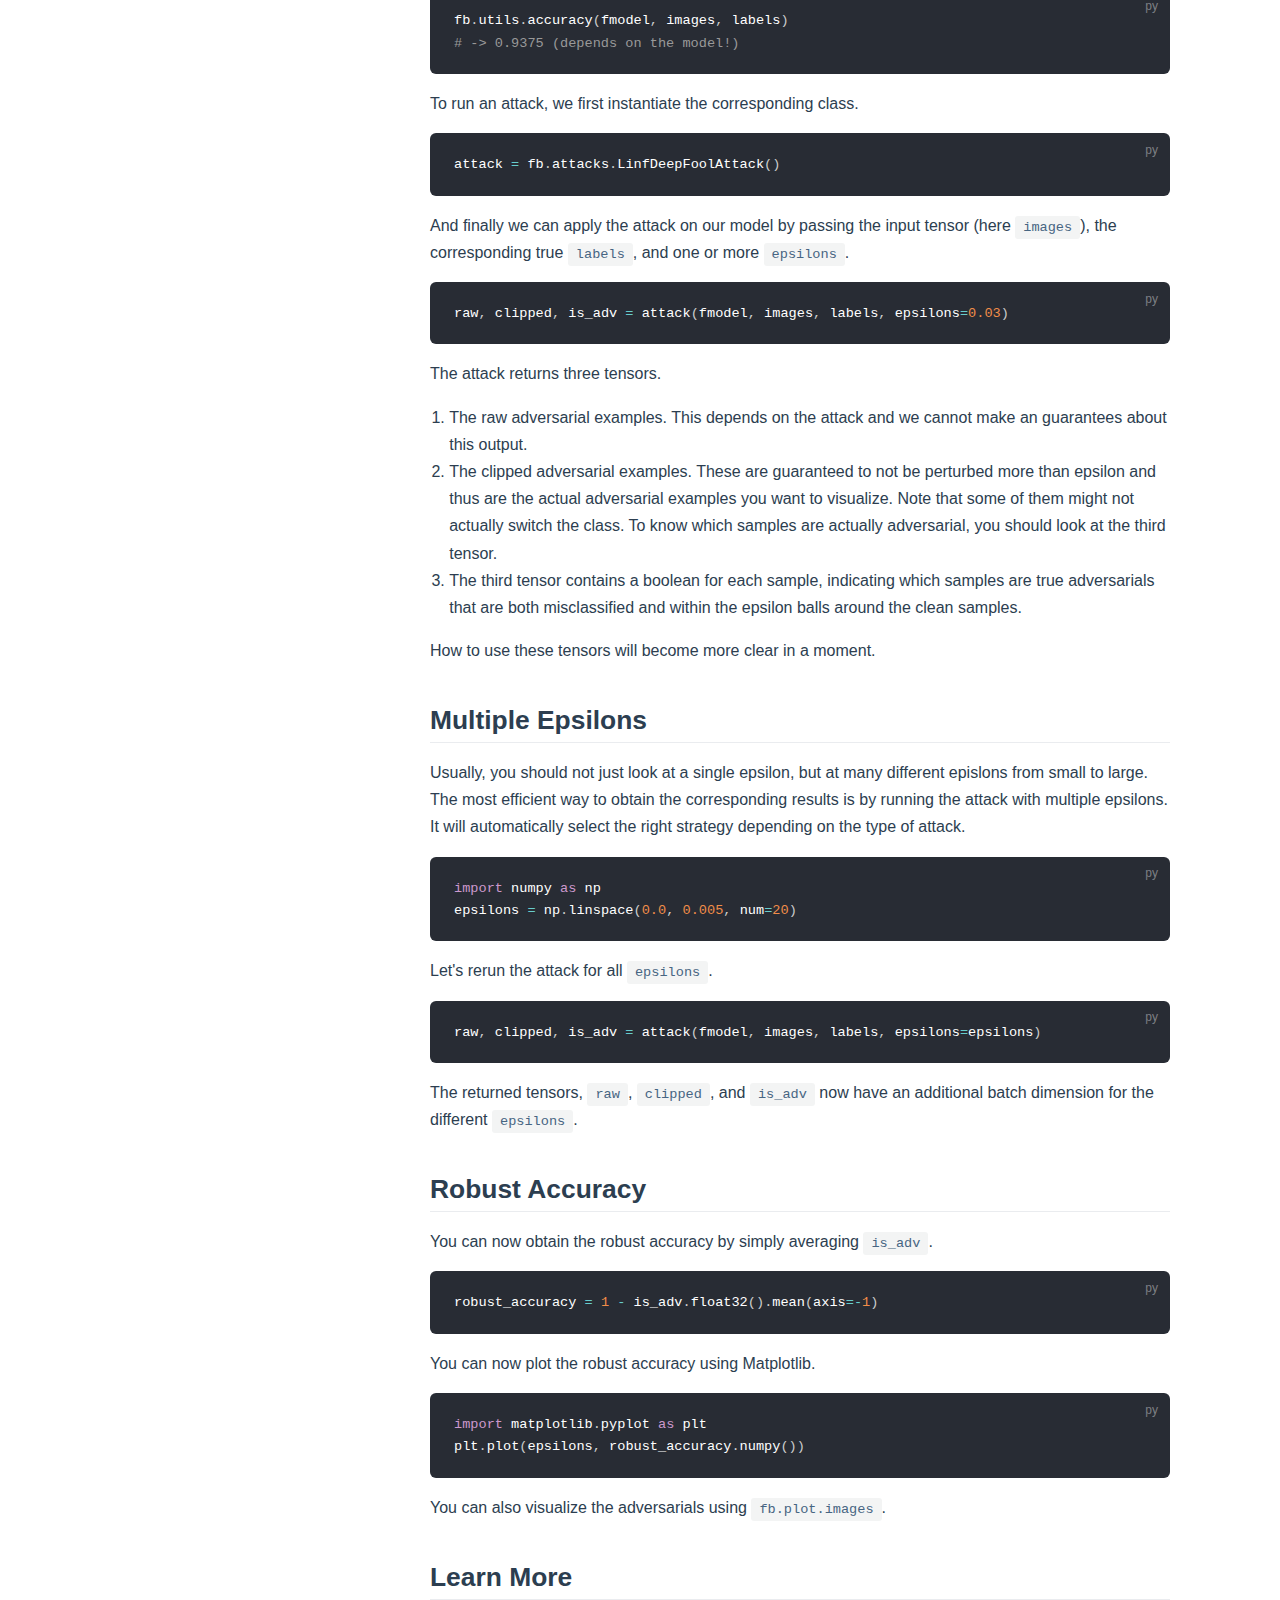
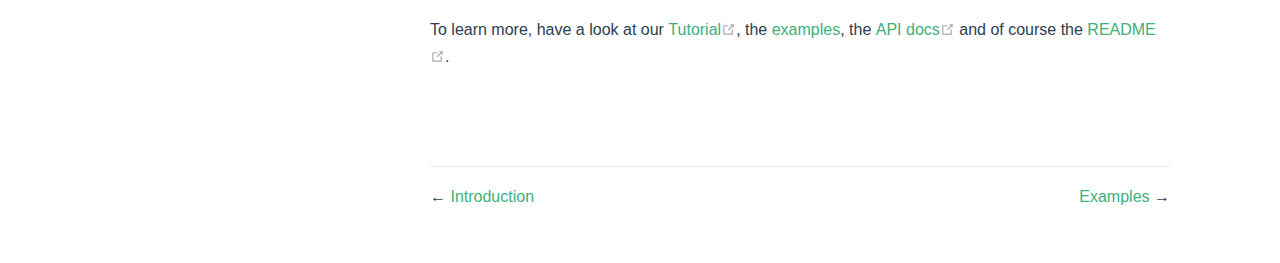
<file: guide/getting-started.html>
<!DOCTYPE html>
<html lang="en-US">
  <head>
    <meta charset="utf-8">
    <meta name="viewport" content="width=device-width,initial-scale=1">
    <title>Getting Started | Foolbox</title>
    <meta name="generator" content="VuePress 1.5.4">
    
    <meta name="description" content="A Python toolbox to create adversarial examples that fool neural networks in PyTorch, TensorFlow, and JAX">
    <link rel="preload" href="/assets/css/0.styles.d7d4b9a3.css" as="style"><link rel="preload" href="/assets/js/app.6f35fc3c.js" as="script"><link rel="preload" href="/assets/js/2.ff8fd238.js" as="script"><link rel="preload" href="/assets/js/10.41a20fec.js" as="script"><link rel="prefetch" href="/assets/js/3.6e3e6391.js"><link rel="prefetch" href="/assets/js/4.a37a637c.js"><link rel="prefetch" href="/assets/js/5.79ada2f3.js"><link rel="prefetch" href="/assets/js/6.843d249d.js"><link rel="prefetch" href="/assets/js/7.037c5a41.js"><link rel="prefetch" href="/assets/js/8.d58aeb1c.js"><link rel="prefetch" href="/assets/js/9.9b1a9af6.js">
    <link rel="stylesheet" href="/assets/css/0.styles.d7d4b9a3.css">
  </head>
  <body>
    <div id="app" data-server-rendered="true"><div class="theme-container"><header class="navbar"><div class="sidebar-button"><svg xmlns="http://www.w3.org/2000/svg" aria-hidden="true" role="img" viewBox="0 0 448 512" class="icon"><path fill="currentColor" d="M436 124H12c-6.627 0-12-5.373-12-12V80c0-6.627 5.373-12 12-12h424c6.627 0 12 5.373 12 12v32c0 6.627-5.373 12-12 12zm0 160H12c-6.627 0-12-5.373-12-12v-32c0-6.627 5.373-12 12-12h424c6.627 0 12 5.373 12 12v32c0 6.627-5.373 12-12 12zm0 160H12c-6.627 0-12-5.373-12-12v-32c0-6.627 5.373-12 12-12h424c6.627 0 12 5.373 12 12v32c0 6.627-5.373 12-12 12z"></path></svg></div> <a href="/" class="home-link router-link-active"><!----> <span class="site-name">Foolbox</span></a> <div class="links"><div class="search-box"><input aria-label="Search" autocomplete="off" spellcheck="false" value=""> <!----></div> <nav class="nav-links can-hide"><div class="nav-item"><a href="/guide/" class="nav-link router-link-active">
  Guide
</a></div><div class="nav-item"><a href="https://foolbox.readthedocs.io/en/stable/" target="_blank" rel="noopener noreferrer" class="nav-link external">
  API
  <svg xmlns="http://www.w3.org/2000/svg" aria-hidden="true" x="0px" y="0px" viewBox="0 0 100 100" width="15" height="15" class="icon outbound"><path fill="currentColor" d="M18.8,85.1h56l0,0c2.2,0,4-1.8,4-4v-32h-8v28h-48v-48h28v-8h-32l0,0c-2.2,0-4,1.8-4,4v56C14.8,83.3,16.6,85.1,18.8,85.1z"></path> <polygon fill="currentColor" points="45.7,48.7 51.3,54.3 77.2,28.5 77.2,37.2 85.2,37.2 85.2,14.9 62.8,14.9 62.8,22.9 71.5,22.9"></polygon></svg></a></div><div class="nav-item"><a href="https://github.com/bethgelab/foolbox" target="_blank" rel="noopener noreferrer" class="nav-link external">
  GitHub
  <svg xmlns="http://www.w3.org/2000/svg" aria-hidden="true" x="0px" y="0px" viewBox="0 0 100 100" width="15" height="15" class="icon outbound"><path fill="currentColor" d="M18.8,85.1h56l0,0c2.2,0,4-1.8,4-4v-32h-8v28h-48v-48h28v-8h-32l0,0c-2.2,0-4,1.8-4,4v56C14.8,83.3,16.6,85.1,18.8,85.1z"></path> <polygon fill="currentColor" points="45.7,48.7 51.3,54.3 77.2,28.5 77.2,37.2 85.2,37.2 85.2,14.9 62.8,14.9 62.8,22.9 71.5,22.9"></polygon></svg></a></div> <!----></nav></div></header> <div class="sidebar-mask"></div> <aside class="sidebar"><nav class="nav-links"><div class="nav-item"><a href="/guide/" class="nav-link router-link-active">
  Guide
</a></div><div class="nav-item"><a href="https://foolbox.readthedocs.io/en/stable/" target="_blank" rel="noopener noreferrer" class="nav-link external">
  API
  <svg xmlns="http://www.w3.org/2000/svg" aria-hidden="true" x="0px" y="0px" viewBox="0 0 100 100" width="15" height="15" class="icon outbound"><path fill="currentColor" d="M18.8,85.1h56l0,0c2.2,0,4-1.8,4-4v-32h-8v28h-48v-48h28v-8h-32l0,0c-2.2,0-4,1.8-4,4v56C14.8,83.3,16.6,85.1,18.8,85.1z"></path> <polygon fill="currentColor" points="45.7,48.7 51.3,54.3 77.2,28.5 77.2,37.2 85.2,37.2 85.2,14.9 62.8,14.9 62.8,22.9 71.5,22.9"></polygon></svg></a></div><div class="nav-item"><a href="https://github.com/bethgelab/foolbox" target="_blank" rel="noopener noreferrer" class="nav-link external">
  GitHub
  <svg xmlns="http://www.w3.org/2000/svg" aria-hidden="true" x="0px" y="0px" viewBox="0 0 100 100" width="15" height="15" class="icon outbound"><path fill="currentColor" d="M18.8,85.1h56l0,0c2.2,0,4-1.8,4-4v-32h-8v28h-48v-48h28v-8h-32l0,0c-2.2,0-4,1.8-4,4v56C14.8,83.3,16.6,85.1,18.8,85.1z"></path> <polygon fill="currentColor" points="45.7,48.7 51.3,54.3 77.2,28.5 77.2,37.2 85.2,37.2 85.2,14.9 62.8,14.9 62.8,22.9 71.5,22.9"></polygon></svg></a></div> <!----></nav>  <ul class="sidebar-links"><li><section class="sidebar-group depth-0"><p class="sidebar-heading open"><span>Guide</span> <!----></p> <ul class="sidebar-links sidebar-group-items"><li><a href="/guide/" aria-current="page" class="sidebar-link">Introduction</a></li><li><a href="/guide/getting-started.html" aria-current="page" class="active sidebar-link">Getting Started</a><ul class="sidebar-sub-headers"><li class="sidebar-sub-header"><a href="/guide/getting-started.html#installation" class="sidebar-link">Installation</a></li><li class="sidebar-sub-header"><a href="/guide/getting-started.html#getting-a-model" class="sidebar-link">Getting a Model</a></li><li class="sidebar-sub-header"><a href="/guide/getting-started.html#transform-bounds" class="sidebar-link">Transform Bounds</a></li><li class="sidebar-sub-header"><a href="/guide/getting-started.html#dataset" class="sidebar-link">Dataset</a></li><li class="sidebar-sub-header"><a href="/guide/getting-started.html#attacking-the-model" class="sidebar-link">Attacking the Model</a></li><li class="sidebar-sub-header"><a href="/guide/getting-started.html#multiple-epsilons" class="sidebar-link">Multiple Epsilons</a></li><li class="sidebar-sub-header"><a href="/guide/getting-started.html#robust-accuracy" class="sidebar-link">Robust Accuracy</a></li><li class="sidebar-sub-header"><a href="/guide/getting-started.html#learn-more" class="sidebar-link">Learn More</a></li></ul></li><li><a href="/guide/examples.html" class="sidebar-link">Examples</a></li><li><a href="/guide/development.html" class="sidebar-link">Development</a></li><li><a href="/guide/adding_attacks.html" class="sidebar-link">Adding Adversarial Attacks</a></li></ul></section></li></ul> </aside> <main class="page"> <div class="theme-default-content content__default"><h1 id="getting-started"><a href="#getting-started" class="header-anchor">#</a> Getting Started</h1> <h2 id="installation"><a href="#installation" class="header-anchor">#</a> Installation</h2> <p>You can install the latest release from <a href="https://pypi.org/project/foolbox/" target="_blank" rel="noopener noreferrer">PyPI<svg xmlns="http://www.w3.org/2000/svg" aria-hidden="true" x="0px" y="0px" viewBox="0 0 100 100" width="15" height="15" class="icon outbound"><path fill="currentColor" d="M18.8,85.1h56l0,0c2.2,0,4-1.8,4-4v-32h-8v28h-48v-48h28v-8h-32l0,0c-2.2,0-4,1.8-4,4v56C14.8,83.3,16.6,85.1,18.8,85.1z"></path> <polygon fill="currentColor" points="45.7,48.7 51.3,54.3 77.2,28.5 77.2,37.2 85.2,37.2 85.2,14.9 62.8,14.9 62.8,22.9 71.5,22.9"></polygon></svg></a> using <code>pip</code>:</p> <div class="language-bash extra-class"><pre class="language-bash"><code>python3 -m pip <span class="token function">install</span> foolbox
</code></pre></div><p>Foolbox requires Python 3.6 or newer. To use it with <a href="https://pytorch.org" target="_blank" rel="noopener noreferrer">PyTorch<svg xmlns="http://www.w3.org/2000/svg" aria-hidden="true" x="0px" y="0px" viewBox="0 0 100 100" width="15" height="15" class="icon outbound"><path fill="currentColor" d="M18.8,85.1h56l0,0c2.2,0,4-1.8,4-4v-32h-8v28h-48v-48h28v-8h-32l0,0c-2.2,0-4,1.8-4,4v56C14.8,83.3,16.6,85.1,18.8,85.1z"></path> <polygon fill="currentColor" points="45.7,48.7 51.3,54.3 77.2,28.5 77.2,37.2 85.2,37.2 85.2,14.9 62.8,14.9 62.8,22.9 71.5,22.9"></polygon></svg></a>, <a href="https://www.tensorflow.org" target="_blank" rel="noopener noreferrer">TensorFlow<svg xmlns="http://www.w3.org/2000/svg" aria-hidden="true" x="0px" y="0px" viewBox="0 0 100 100" width="15" height="15" class="icon outbound"><path fill="currentColor" d="M18.8,85.1h56l0,0c2.2,0,4-1.8,4-4v-32h-8v28h-48v-48h28v-8h-32l0,0c-2.2,0-4,1.8-4,4v56C14.8,83.3,16.6,85.1,18.8,85.1z"></path> <polygon fill="currentColor" points="45.7,48.7 51.3,54.3 77.2,28.5 77.2,37.2 85.2,37.2 85.2,14.9 62.8,14.9 62.8,22.9 71.5,22.9"></polygon></svg></a>, or <a href="https://github.com/google/jax" target="_blank" rel="noopener noreferrer">JAX<svg xmlns="http://www.w3.org/2000/svg" aria-hidden="true" x="0px" y="0px" viewBox="0 0 100 100" width="15" height="15" class="icon outbound"><path fill="currentColor" d="M18.8,85.1h56l0,0c2.2,0,4-1.8,4-4v-32h-8v28h-48v-48h28v-8h-32l0,0c-2.2,0-4,1.8-4,4v56C14.8,83.3,16.6,85.1,18.8,85.1z"></path> <polygon fill="currentColor" points="45.7,48.7 51.3,54.3 77.2,28.5 77.2,37.2 85.2,37.2 85.2,14.9 62.8,14.9 62.8,22.9 71.5,22.9"></polygon></svg></a>, the respective framework needs to be installed separately. These frameworks are not declared as dependencies because not everyone wants to use and thus install all of them and because some of these packages have different builds for different architectures and CUDA versions. Besides that, all essential dependencies are automatically installed.</p> <div class="custom-block warning"><p class="custom-block-title">NOTE</p> <p>Foolbox requires Python 3.6 or newer.</p></div> <h2 id="getting-a-model"><a href="#getting-a-model" class="header-anchor">#</a> Getting a Model</h2> <p>Once Foolbox is installed, you need to turn your PyTorch, TensorFlow, or JAX model into a Foolbox model.</p> <h3 id="pytorch"><a href="#pytorch" class="header-anchor">#</a> PyTorch</h3> <p>For PyTorch, you simply instantiate your <code>torch.nn.Module</code> and then pass it
to <code>fb.PyTorchModel</code>. Here we use a pretrained ResNet-18 from <code>torchvision</code>.
Additionally, you should specify the preprocessing expected by the model
(e.g. subtracting <code>mean</code>, and dividing by <code>std</code>, along the third axis from the back)
and the bounds of the input space (before the preprocessing).</p> <div class="language-python extra-class"><pre class="language-python"><code><span class="token comment"># PyTorch ResNet18</span>
<span class="token keyword">import</span> torch
<span class="token keyword">import</span> torchvision
model <span class="token operator">=</span> torchvision<span class="token punctuation">.</span>models<span class="token punctuation">.</span>resnet18<span class="token punctuation">(</span>pretrained<span class="token operator">=</span><span class="token boolean">True</span><span class="token punctuation">)</span>
preprocessing <span class="token operator">=</span> <span class="token builtin">dict</span><span class="token punctuation">(</span>mean<span class="token operator">=</span><span class="token punctuation">[</span><span class="token number">0.485</span><span class="token punctuation">,</span> <span class="token number">0.456</span><span class="token punctuation">,</span> <span class="token number">0.406</span><span class="token punctuation">]</span><span class="token punctuation">,</span> std<span class="token operator">=</span><span class="token punctuation">[</span><span class="token number">0.229</span><span class="token punctuation">,</span> <span class="token number">0.224</span><span class="token punctuation">,</span> <span class="token number">0.225</span><span class="token punctuation">]</span><span class="token punctuation">,</span> axis<span class="token operator">=</span><span class="token operator">-</span><span class="token number">3</span><span class="token punctuation">)</span>
bounds <span class="token operator">=</span> <span class="token punctuation">(</span><span class="token number">0</span><span class="token punctuation">,</span> <span class="token number">1</span><span class="token punctuation">)</span>
fmodel <span class="token operator">=</span> fb<span class="token punctuation">.</span>PyTorchModel<span class="token punctuation">(</span>model<span class="token punctuation">,</span> bounds<span class="token operator">=</span>bounds<span class="token punctuation">,</span> preprocessing<span class="token operator">=</span>preprocessing<span class="token punctuation">)</span>
</code></pre></div><h3 id="tensorflow"><a href="#tensorflow" class="header-anchor">#</a> TensorFlow</h3> <p>For TensorFlow, you simply instantiate your <code>tf.keras.Model</code> and then pass it
to <code>fb.TensorFlowModel</code>. Here we show three examples using pretrained ImageNet
models. Additionally, you should specify the preprocessing expected by the model
(e.g. flipping an axis, here from RGB to BGR, subtracting <code>mean</code>,
and dividing by <code>std</code>, along the third axis from the back)
and the bounds of the input space (before the preprocessing).</p> <div class="language-python extra-class"><pre class="language-python"><code><span class="token comment"># TensorFlow ResNet50</span>
<span class="token keyword">import</span> tensorflow <span class="token keyword">as</span> tf
model <span class="token operator">=</span> tf<span class="token punctuation">.</span>keras<span class="token punctuation">.</span>applications<span class="token punctuation">.</span>ResNet50<span class="token punctuation">(</span>weights<span class="token operator">=</span><span class="token string">&quot;imagenet&quot;</span><span class="token punctuation">)</span>
preprocessing <span class="token operator">=</span> <span class="token builtin">dict</span><span class="token punctuation">(</span>flip_axis<span class="token operator">=</span><span class="token operator">-</span><span class="token number">1</span><span class="token punctuation">,</span> mean<span class="token operator">=</span><span class="token punctuation">[</span><span class="token number">103.939</span><span class="token punctuation">,</span> <span class="token number">116.779</span><span class="token punctuation">,</span> <span class="token number">123.68</span><span class="token punctuation">]</span><span class="token punctuation">)</span>
bounds <span class="token operator">=</span> <span class="token punctuation">(</span><span class="token number">0</span><span class="token punctuation">,</span> <span class="token number">255</span><span class="token punctuation">)</span>
fmodel <span class="token operator">=</span> fb<span class="token punctuation">.</span>TensorFlowModel<span class="token punctuation">(</span>model<span class="token punctuation">,</span> bounds<span class="token operator">=</span>bounds<span class="token punctuation">,</span> preprocessing<span class="token operator">=</span>preprocessing<span class="token punctuation">)</span>
</code></pre></div><div class="language-python extra-class"><pre class="language-python"><code><span class="token comment"># TensorFlow ResNet50V2</span>
<span class="token keyword">import</span> tensorflow <span class="token keyword">as</span> tf
model <span class="token operator">=</span> tf<span class="token punctuation">.</span>keras<span class="token punctuation">.</span>applications<span class="token punctuation">.</span>ResNet50V2<span class="token punctuation">(</span>weights<span class="token operator">=</span><span class="token string">&quot;imagenet&quot;</span><span class="token punctuation">)</span>
preprocessing <span class="token operator">=</span> <span class="token builtin">dict</span><span class="token punctuation">(</span><span class="token punctuation">)</span>
bounds <span class="token operator">=</span> <span class="token punctuation">(</span><span class="token operator">-</span><span class="token number">1</span><span class="token punctuation">,</span> <span class="token number">1</span><span class="token punctuation">)</span>
fmodel <span class="token operator">=</span> fb<span class="token punctuation">.</span>TensorFlowModel<span class="token punctuation">(</span>model<span class="token punctuation">,</span> bounds<span class="token operator">=</span>bounds<span class="token punctuation">,</span> preprocessing<span class="token operator">=</span>preprocessing<span class="token punctuation">)</span>
</code></pre></div><div class="language- extra-class"><pre class="language-text"><code># TensorFlow MobileNetV2
import tensorflow as tf
model = tf.keras.applications.MobileNetV2(weights=&quot;imagenet&quot;)
preprocessing = dict()
bounds = (-1, 1)
fmodel = fb.TensorFlowModel(model, bounds=bounds, preprocessing=preprocessing)
</code></pre></div><h3 id="jax"><a href="#jax" class="header-anchor">#</a> JAX</h3> <p>For JAX, you simply specify your model as a callable, i.e. an instance of a
class with a <code>__call__</code> method or a simple function. It should take an
input array and return the array with predictions. You can then pass this
callable to <code>fb.JAXModel</code>. Additionally, you should specify the
preprocessing (see previous examples) and
the bounds of the input space (before the preprocessing).</p> <div class="language-python extra-class"><pre class="language-python"><code><span class="token keyword">class</span> <span class="token class-name">Model</span><span class="token punctuation">:</span>
    <span class="token keyword">def</span> <span class="token function">__call__</span><span class="token punctuation">(</span>self<span class="token punctuation">,</span> x<span class="token punctuation">)</span><span class="token punctuation">:</span>
        <span class="token comment"># turn the inputs x into predictions y</span>
        y <span class="token operator">=</span> x  <span class="token comment"># replace with your real model</span>
        <span class="token keyword">return</span> y

model <span class="token operator">=</span> Model<span class="token punctuation">(</span><span class="token punctuation">)</span>
bounds <span class="token operator">=</span> <span class="token punctuation">(</span><span class="token number">0</span><span class="token punctuation">,</span> <span class="token number">1</span><span class="token punctuation">)</span>
fmodel <span class="token operator">=</span> fbn<span class="token punctuation">.</span>JAXModel<span class="token punctuation">(</span>model<span class="token punctuation">,</span> bounds<span class="token punctuation">)</span>
</code></pre></div><h2 id="transform-bounds"><a href="#transform-bounds" class="header-anchor">#</a> Transform Bounds</h2> <p>Next you can optionally transform the bounds of the input space of our model.
In the following, we want to work with a model that has (0, 1) bounds.</p> <div class="language-python extra-class"><pre class="language-python"><code>fmodel <span class="token operator">=</span> fmodel<span class="token punctuation">.</span>transform_bounds<span class="token punctuation">(</span><span class="token punctuation">(</span><span class="token number">0</span><span class="token punctuation">,</span> <span class="token number">1</span><span class="token punctuation">)</span><span class="token punctuation">)</span>
</code></pre></div><p>If your model already had bounds <code>(0, 1)</code>, this does not do anything.
But if your model had different bounds, e.g. <code>(0, 255)</code> this would adjust
the preprocessing accordingly such that your model now expects inputs
between <code>0</code> and <code>1</code>. This is particularly useful if you work with
different models that have different bounds.</p> <h2 id="dataset"><a href="#dataset" class="header-anchor">#</a> Dataset</h2> <p>Before we can attack our model, we first need some data.
For convenience, Foolbox comes with helper functions that provide
a small set of sample images from different computer vision datasets.</p> <div class="language-python extra-class"><pre class="language-python"><code>images<span class="token punctuation">,</span> labels <span class="token operator">=</span> fb<span class="token punctuation">.</span>utils<span class="token punctuation">.</span>samples<span class="token punctuation">(</span>fmodel<span class="token punctuation">,</span> dataset<span class="token operator">=</span><span class="token string">'imagenet'</span><span class="token punctuation">,</span> batchsize<span class="token operator">=</span><span class="token number">16</span><span class="token punctuation">)</span>
</code></pre></div><p>Note that images and labels should be a batch of native tensors, i.e.
PyTorch tensors, TensorFlow tensors, or JAX arrays, depending on which framework
you use.</p> <h2 id="attacking-the-model"><a href="#attacking-the-model" class="header-anchor">#</a> Attacking the Model</h2> <p>Now we have everything ready to attack the model. Before we do that,
we will quickly check its clean accuracy on our evaluation set.</p> <div class="language-python extra-class"><pre class="language-python"><code>fb<span class="token punctuation">.</span>utils<span class="token punctuation">.</span>accuracy<span class="token punctuation">(</span>fmodel<span class="token punctuation">,</span> images<span class="token punctuation">,</span> labels<span class="token punctuation">)</span>
<span class="token comment"># -&gt; 0.9375 (depends on the model!)</span>
</code></pre></div><p>To run an attack, we first instantiate the corresponding class.</p> <div class="language-python extra-class"><pre class="language-python"><code>attack <span class="token operator">=</span> fb<span class="token punctuation">.</span>attacks<span class="token punctuation">.</span>LinfDeepFoolAttack<span class="token punctuation">(</span><span class="token punctuation">)</span>
</code></pre></div><p>And finally we can apply the attack on our model by passing
the input tensor (here <code>images</code>), the corresponding true <code>labels</code>,
and one or more <code>epsilons</code>.</p> <div class="language-python extra-class"><pre class="language-python"><code>raw<span class="token punctuation">,</span> clipped<span class="token punctuation">,</span> is_adv <span class="token operator">=</span> attack<span class="token punctuation">(</span>fmodel<span class="token punctuation">,</span> images<span class="token punctuation">,</span> labels<span class="token punctuation">,</span> epsilons<span class="token operator">=</span><span class="token number">0.03</span><span class="token punctuation">)</span>
</code></pre></div><p>The attack returns three tensors.</p> <ol><li>The raw adversarial examples. This depends on the attack and we cannot make an guarantees about this output.</li> <li>The clipped adversarial examples. These are guaranteed to not be perturbed more than epsilon and thus are the actual adversarial examples you want to visualize. Note that some of them might not actually switch the class. To know which samples are actually adversarial, you should look at the third tensor.</li> <li>The third tensor contains a boolean for each sample, indicating which samples are true adversarials that are both misclassified and within the epsilon balls around the clean samples.</li></ol> <p>How to use these tensors will become more clear in a moment.</p> <h2 id="multiple-epsilons"><a href="#multiple-epsilons" class="header-anchor">#</a> Multiple Epsilons</h2> <p>Usually, you should not just look at a single epsilon, but at many different epislons from small to large.
The most efficient way to obtain the corresponding results is by
running the attack with multiple epsilons. It will automatically
select the right strategy depending on the type of attack.</p> <div class="language-python extra-class"><pre class="language-python"><code><span class="token keyword">import</span> numpy <span class="token keyword">as</span> np
epsilons <span class="token operator">=</span> np<span class="token punctuation">.</span>linspace<span class="token punctuation">(</span><span class="token number">0.0</span><span class="token punctuation">,</span> <span class="token number">0.005</span><span class="token punctuation">,</span> num<span class="token operator">=</span><span class="token number">20</span><span class="token punctuation">)</span>
</code></pre></div><p>Let's rerun the attack for all <code>epsilons</code>.</p> <div class="language-python extra-class"><pre class="language-python"><code>raw<span class="token punctuation">,</span> clipped<span class="token punctuation">,</span> is_adv <span class="token operator">=</span> attack<span class="token punctuation">(</span>fmodel<span class="token punctuation">,</span> images<span class="token punctuation">,</span> labels<span class="token punctuation">,</span> epsilons<span class="token operator">=</span>epsilons<span class="token punctuation">)</span>
</code></pre></div><p>The returned tensors, <code>raw</code>, <code>clipped</code>, and <code>is_adv</code> now have an additional batch dimension for the different <code>epsilons</code>.</p> <h2 id="robust-accuracy"><a href="#robust-accuracy" class="header-anchor">#</a> Robust Accuracy</h2> <p>You can now obtain the robust accuracy by simply averaging <code>is_adv</code>.</p> <div class="language-python extra-class"><pre class="language-python"><code>robust_accuracy <span class="token operator">=</span> <span class="token number">1</span> <span class="token operator">-</span> is_adv<span class="token punctuation">.</span>float32<span class="token punctuation">(</span><span class="token punctuation">)</span><span class="token punctuation">.</span>mean<span class="token punctuation">(</span>axis<span class="token operator">=</span><span class="token operator">-</span><span class="token number">1</span><span class="token punctuation">)</span>
</code></pre></div><p>You can now plot the robust accuracy using Matplotlib.</p> <div class="language-python extra-class"><pre class="language-python"><code><span class="token keyword">import</span> matplotlib<span class="token punctuation">.</span>pyplot <span class="token keyword">as</span> plt
plt<span class="token punctuation">.</span>plot<span class="token punctuation">(</span>epsilons<span class="token punctuation">,</span> robust_accuracy<span class="token punctuation">.</span>numpy<span class="token punctuation">(</span><span class="token punctuation">)</span><span class="token punctuation">)</span>
</code></pre></div><p>You can also visualize the adversarials using <code>fb.plot.images</code>.</p> <h2 id="learn-more"><a href="#learn-more" class="header-anchor">#</a> Learn More</h2> <p>To learn more, have a look at our <a href="https://github.com/jonasrauber/foolbox-native-tutorial/blob/master/foolbox-native-tutorial.ipynb" target="_blank" rel="noopener noreferrer">Tutorial<svg xmlns="http://www.w3.org/2000/svg" aria-hidden="true" x="0px" y="0px" viewBox="0 0 100 100" width="15" height="15" class="icon outbound"><path fill="currentColor" d="M18.8,85.1h56l0,0c2.2,0,4-1.8,4-4v-32h-8v28h-48v-48h28v-8h-32l0,0c-2.2,0-4,1.8-4,4v56C14.8,83.3,16.6,85.1,18.8,85.1z"></path> <polygon fill="currentColor" points="45.7,48.7 51.3,54.3 77.2,28.5 77.2,37.2 85.2,37.2 85.2,14.9 62.8,14.9 62.8,22.9 71.5,22.9"></polygon></svg></a>,
the <a href="/guide/examples.html">examples</a>, the <a href="https://foolbox.readthedocs.io/en/stable/" target="_blank" rel="noopener noreferrer">API docs<svg xmlns="http://www.w3.org/2000/svg" aria-hidden="true" x="0px" y="0px" viewBox="0 0 100 100" width="15" height="15" class="icon outbound"><path fill="currentColor" d="M18.8,85.1h56l0,0c2.2,0,4-1.8,4-4v-32h-8v28h-48v-48h28v-8h-32l0,0c-2.2,0-4,1.8-4,4v56C14.8,83.3,16.6,85.1,18.8,85.1z"></path> <polygon fill="currentColor" points="45.7,48.7 51.3,54.3 77.2,28.5 77.2,37.2 85.2,37.2 85.2,14.9 62.8,14.9 62.8,22.9 71.5,22.9"></polygon></svg></a> and of course the <a href="https://github.com/bethgelab/foolbox" target="_blank" rel="noopener noreferrer">README<svg xmlns="http://www.w3.org/2000/svg" aria-hidden="true" x="0px" y="0px" viewBox="0 0 100 100" width="15" height="15" class="icon outbound"><path fill="currentColor" d="M18.8,85.1h56l0,0c2.2,0,4-1.8,4-4v-32h-8v28h-48v-48h28v-8h-32l0,0c-2.2,0-4,1.8-4,4v56C14.8,83.3,16.6,85.1,18.8,85.1z"></path> <polygon fill="currentColor" points="45.7,48.7 51.3,54.3 77.2,28.5 77.2,37.2 85.2,37.2 85.2,14.9 62.8,14.9 62.8,22.9 71.5,22.9"></polygon></svg></a>.</p></div> <footer class="page-edit"><!----> <!----></footer> <div class="page-nav"><p class="inner"><span class="prev">
      ←
      <a href="/guide/" class="prev router-link-active">
        Introduction
      </a></span> <span class="next"><a href="/guide/examples.html">
        Examples
      </a>
      →
    </span></p></div> </main></div><div class="global-ui"></div></div>
    <script src="/assets/js/app.6f35fc3c.js" defer></script><script src="/assets/js/2.ff8fd238.js" defer></script><script src="/assets/js/10.41a20fec.js" defer></script>
  </body>
</html>
</file>
<file: assets/css/0.styles.d7d4b9a3.css>
code[class*=language-],pre[class*=language-]{color:#ccc;background:none;font-family:Consolas,Monaco,Andale Mono,Ubuntu Mono,monospace;font-size:1em;text-align:left;white-space:pre;word-spacing:normal;word-break:normal;word-wrap:normal;line-height:1.5;-moz-tab-size:4;-o-tab-size:4;tab-size:4;-webkit-hyphens:none;-ms-hyphens:none;hyphens:none}pre[class*=language-]{padding:1em;margin:.5em 0;overflow:auto}:not(pre)>code[class*=language-],pre[class*=language-]{background:#2d2d2d}:not(pre)>code[class*=language-]{padding:.1em;border-radius:.3em;white-space:normal}.token.block-comment,.token.cdata,.token.comment,.token.doctype,.token.prolog{color:#999}.token.punctuation{color:#ccc}.token.attr-name,.token.deleted,.token.namespace,.token.tag{color:#e2777a}.token.function-name{color:#6196cc}.token.boolean,.token.function,.token.number{color:#f08d49}.token.class-name,.token.constant,.token.property,.token.symbol{color:#f8c555}.token.atrule,.token.builtin,.token.important,.token.keyword,.token.selector{color:#cc99cd}.token.attr-value,.token.char,.token.regex,.token.string,.token.variable{color:#7ec699}.token.entity,.token.operator,.token.url{color:#67cdcc}.token.bold,.token.important{font-weight:700}.token.italic{font-style:italic}.token.entity{cursor:help}.token.inserted{color:green}.theme-default-content code{color:#476582;padding:.25rem .5rem;margin:0;font-size:.85em;background-color:rgba(27,31,35,.05);border-radius:3px}.theme-default-content code .token.deleted{color:#ec5975}.theme-default-content code .token.inserted{color:#3eaf7c}.theme-default-content pre,.theme-default-content pre[class*=language-]{line-height:1.4;padding:1.25rem 1.5rem;margin:.85rem 0;background-color:#282c34;border-radius:6px;overflow:auto}.theme-default-content pre[class*=language-] code,.theme-default-content pre code{color:#fff;padding:0;background-color:transparent;border-radius:0}div[class*=language-]{position:relative;background-color:#282c34;border-radius:6px}div[class*=language-] .highlight-lines{-webkit-user-select:none;-ms-user-select:none;user-select:none;padding-top:1.3rem;position:absolute;top:0;left:0;width:100%;line-height:1.4}div[class*=language-] .highlight-lines .highlighted{background-color:rgba(0,0,0,.66)}div[class*=language-] pre,div[class*=language-] pre[class*=language-]{background:transparent;position:relative;z-index:1}div[class*=language-]:before{position:absolute;z-index:3;top:.8em;right:1em;font-size:.75rem;color:hsla(0,0%,100%,.4)}div[class*=language-]:not(.line-numbers-mode) .line-numbers-wrapper{display:none}div[class*=language-].line-numbers-mode .highlight-lines .highlighted{position:relative}div[class*=language-].line-numbers-mode .highlight-lines .highlighted:before{content:" ";position:absolute;z-index:3;left:0;top:0;display:block;width:3.5rem;height:100%;background-color:rgba(0,0,0,.66)}div[class*=language-].line-numbers-mode pre{padding-left:4.5rem;vertical-align:middle}div[class*=language-].line-numbers-mode .line-numbers-wrapper{position:absolute;top:0;width:3.5rem;text-align:center;color:hsla(0,0%,100%,.3);padding:1.25rem 0;line-height:1.4}div[class*=language-].line-numbers-mode .line-numbers-wrapper br{-webkit-user-select:none;-ms-user-select:none;user-select:none}div[class*=language-].line-numbers-mode .line-numbers-wrapper .line-number{position:relative;z-index:4;-webkit-user-select:none;-ms-user-select:none;user-select:none;font-size:.85em}div[class*=language-].line-numbers-mode:after{content:"";position:absolute;z-index:2;top:0;left:0;width:3.5rem;height:100%;border-radius:6px 0 0 6px;border-right:1px solid rgba(0,0,0,.66);background-color:#282c34}div[class~=language-js]:before{content:"js"}div[class~=language-ts]:before{content:"ts"}div[class~=language-html]:before{content:"html"}div[class~=language-md]:before{content:"md"}div[class~=language-vue]:before{content:"vue"}div[class~=language-css]:before{content:"css"}div[class~=language-sass]:before{content:"sass"}div[class~=language-scss]:before{content:"scss"}div[class~=language-less]:before{content:"less"}div[class~=language-stylus]:before{content:"stylus"}div[class~=language-go]:before{content:"go"}div[class~=language-java]:before{content:"java"}div[class~=language-c]:before{content:"c"}div[class~=language-sh]:before{content:"sh"}div[class~=language-yaml]:before{content:"yaml"}div[class~=language-py]:before{content:"py"}div[class~=language-docker]:before{content:"docker"}div[class~=language-dockerfile]:before{content:"dockerfile"}div[class~=language-makefile]:before{content:"makefile"}div[class~=language-javascript]:before{content:"js"}div[class~=language-typescript]:before{content:"ts"}div[class~=language-markup]:before{content:"html"}div[class~=language-markdown]:before{content:"md"}div[class~=language-json]:before{content:"json"}div[class~=language-ruby]:before{content:"rb"}div[class~=language-python]:before{content:"py"}div[class~=language-bash]:before{content:"sh"}div[class~=language-php]:before{content:"php"}.custom-block .custom-block-title{font-weight:600;margin-bottom:-.4rem}.custom-block.danger,.custom-block.tip,.custom-block.warning{padding:.1rem 1.5rem;border-left-width:.5rem;border-left-style:solid;margin:1rem 0}.custom-block.tip{background-color:#f3f5f7;border-color:#42b983}.custom-block.warning{background-color:rgba(255,229,100,.3);border-color:#e7c000;color:#6b5900}.custom-block.warning .custom-block-title{color:#b29400}.custom-block.warning a{color:#2c3e50}.custom-block.danger{background-color:#ffe6e6;border-color:#c00;color:#4d0000}.custom-block.danger .custom-block-title{color:#900}.custom-block.danger a{color:#2c3e50}.custom-block.details{display:block;position:relative;border-radius:2px;margin:1.6em 0;padding:1.6em;background-color:#eee}.custom-block.details h4{margin-top:0}.custom-block.details figure:last-child,.custom-block.details p:last-child{margin-bottom:0;padding-bottom:0}.custom-block.details summary{outline:none;cursor:pointer}.arrow{display:inline-block;width:0;height:0}.arrow.up{border-bottom:6px solid #ccc}.arrow.down,.arrow.up{border-left:4px solid transparent;border-right:4px solid transparent}.arrow.down{border-top:6px solid #ccc}.arrow.right{border-left:6px solid #ccc}.arrow.left,.arrow.right{border-top:4px solid transparent;border-bottom:4px solid transparent}.arrow.left{border-right:6px solid #ccc}.theme-default-content:not(.custom){max-width:740px;margin:0 auto;padding:2rem 2.5rem}@media (max-width:959px){.theme-default-content:not(.custom){padding:2rem}}@media (max-width:419px){.theme-default-content:not(.custom){padding:1.5rem}}.table-of-contents .badge{vertical-align:middle}body,html{padding:0;margin:0;background-color:#fff}body{font-family:-apple-system,BlinkMacSystemFont,Segoe UI,Roboto,Oxygen,Ubuntu,Cantarell,Fira Sans,Droid Sans,Helvetica Neue,sans-serif;-webkit-font-smoothing:antialiased;-moz-osx-font-smoothing:grayscale;font-size:16px;color:#2c3e50}.page{padding-left:20rem}.navbar{z-index:20;right:0;height:3.6rem;background-color:#fff;box-sizing:border-box;border-bottom:1px solid #eaecef}.navbar,.sidebar-mask{position:fixed;top:0;left:0}.sidebar-mask{z-index:9;width:100vw;height:100vh;display:none}.sidebar{font-size:16px;background-color:#fff;width:20rem;position:fixed;z-index:10;margin:0;top:3.6rem;left:0;bottom:0;box-sizing:border-box;border-right:1px solid #eaecef;overflow-y:auto}.theme-default-content:not(.custom)>:first-child{margin-top:3.6rem}.theme-default-content:not(.custom) a:hover{text-decoration:underline}.theme-default-content:not(.custom) p.demo{padding:1rem 1.5rem;border:1px solid #ddd;border-radius:4px}.theme-default-content:not(.custom) img{max-width:100%}.theme-default-content.custom{padding:0;margin:0}.theme-default-content.custom img{max-width:100%}a{font-weight:500;text-decoration:none}a,p a code{color:#3eaf7c}p a code{font-weight:400}kbd{background:#eee;border:.15rem solid #ddd;border-bottom:.25rem solid #ddd;border-radius:.15rem;padding:0 .15em}blockquote{font-size:1rem;color:#999;border-left:.2rem solid #dfe2e5;margin:1rem 0;padding:.25rem 0 .25rem 1rem}blockquote>p{margin:0}ol,ul{padding-left:1.2em}strong{font-weight:600}h1,h2,h3,h4,h5,h6{font-weight:600;line-height:1.25}.theme-default-content:not(.custom)>h1,.theme-default-content:not(.custom)>h2,.theme-default-content:not(.custom)>h3,.theme-default-content:not(.custom)>h4,.theme-default-content:not(.custom)>h5,.theme-default-content:not(.custom)>h6{margin-top:-3.1rem;padding-top:4.6rem;margin-bottom:0}.theme-default-content:not(.custom)>h1:first-child,.theme-default-content:not(.custom)>h2:first-child,.theme-default-content:not(.custom)>h3:first-child,.theme-default-content:not(.custom)>h4:first-child,.theme-default-content:not(.custom)>h5:first-child,.theme-default-content:not(.custom)>h6:first-child{margin-top:-1.5rem;margin-bottom:1rem}.theme-default-content:not(.custom)>h1:first-child+.custom-block,.theme-default-content:not(.custom)>h1:first-child+p,.theme-default-content:not(.custom)>h1:first-child+pre,.theme-default-content:not(.custom)>h2:first-child+.custom-block,.theme-default-content:not(.custom)>h2:first-child+p,.theme-default-content:not(.custom)>h2:first-child+pre,.theme-default-content:not(.custom)>h3:first-child+.custom-block,.theme-default-content:not(.custom)>h3:first-child+p,.theme-default-content:not(.custom)>h3:first-child+pre,.theme-default-content:not(.custom)>h4:first-child+.custom-block,.theme-default-content:not(.custom)>h4:first-child+p,.theme-default-content:not(.custom)>h4:first-child+pre,.theme-default-content:not(.custom)>h5:first-child+.custom-block,.theme-default-content:not(.custom)>h5:first-child+p,.theme-default-content:not(.custom)>h5:first-child+pre,.theme-default-content:not(.custom)>h6:first-child+.custom-block,.theme-default-content:not(.custom)>h6:first-child+p,.theme-default-content:not(.custom)>h6:first-child+pre{margin-top:2rem}h1:hover .header-anchor,h2:hover .header-anchor,h3:hover .header-anchor,h4:hover .header-anchor,h5:hover .header-anchor,h6:hover .header-anchor{opacity:1}h1{font-size:2.2rem}h2{font-size:1.65rem;padding-bottom:.3rem;border-bottom:1px solid #eaecef}h3{font-size:1.35rem}a.header-anchor{font-size:.85em;float:left;margin-left:-.87em;padding-right:.23em;margin-top:.125em;opacity:0}a.header-anchor:hover{text-decoration:none}.line-number,code,kbd{font-family:source-code-pro,Menlo,Monaco,Consolas,Courier New,monospace}ol,p,ul{line-height:1.7}hr{border:0;border-top:1px solid #eaecef}table{border-collapse:collapse;margin:1rem 0;display:block;overflow-x:auto}tr{border-top:1px solid #dfe2e5}tr:nth-child(2n){background-color:#f6f8fa}td,th{border:1px solid #dfe2e5;padding:.6em 1em}.theme-container.sidebar-open .sidebar-mask{display:block}.theme-container.no-navbar .theme-default-content:not(.custom)>h1,.theme-container.no-navbar h2,.theme-container.no-navbar h3,.theme-container.no-navbar h4,.theme-container.no-navbar h5,.theme-container.no-navbar h6{margin-top:1.5rem;padding-top:0}.theme-container.no-navbar .sidebar{top:0}@media (min-width:720px){.theme-container.no-sidebar .sidebar{display:none}.theme-container.no-sidebar .page{padding-left:0}}@media (max-width:959px){.sidebar{font-size:15px;width:16.4rem}.page{padding-left:16.4rem}}@media (max-width:719px){.sidebar{top:0;padding-top:3.6rem;transform:translateX(-100%);transition:transform .2s ease}.page{padding-left:0}.theme-container.sidebar-open .sidebar{transform:translateX(0)}.theme-container.no-navbar .sidebar{padding-top:0}}@media (max-width:419px){h1{font-size:1.9rem}.theme-default-content div[class*=language-]{margin:.85rem -1.5rem;border-radius:0}}#nprogress{pointer-events:none}#nprogress .bar{background:#3eaf7c;position:fixed;z-index:1031;top:0;left:0;width:100%;height:2px}#nprogress .peg{display:block;position:absolute;right:0;width:100px;height:100%;box-shadow:0 0 10px #3eaf7c,0 0 5px #3eaf7c;opacity:1;transform:rotate(3deg) translateY(-4px)}#nprogress .spinner{display:block;position:fixed;z-index:1031;top:15px;right:15px}#nprogress .spinner-icon{width:18px;height:18px;box-sizing:border-box;border-color:#3eaf7c transparent transparent #3eaf7c;border-style:solid;border-width:2px;border-radius:50%;-webkit-animation:nprogress-spinner .4s linear infinite;animation:nprogress-spinner .4s linear infinite}.nprogress-custom-parent{overflow:hidden;position:relative}.nprogress-custom-parent #nprogress .bar,.nprogress-custom-parent #nprogress .spinner{position:absolute}@-webkit-keyframes nprogress-spinner{0%{transform:rotate(0deg)}to{transform:rotate(1turn)}}@keyframes nprogress-spinner{0%{transform:rotate(0deg)}to{transform:rotate(1turn)}}.icon.outbound{color:#aaa;display:inline-block;vertical-align:middle;position:relative;top:-1px}.home{padding:3.6rem 2rem 0;max-width:960px;margin:0 auto;display:block}.home .hero{text-align:center}.home .hero img{max-width:100%;max-height:280px;display:block;margin:3rem auto 1.5rem}.home .hero h1{font-size:3rem}.home .hero .action,.home .hero .description,.home .hero h1{margin:1.8rem auto}.home .hero .description{max-width:35rem;font-size:1.6rem;line-height:1.3;color:#6a8bad}.home .hero .action-button{display:inline-block;font-size:1.2rem;color:#fff;background-color:#3eaf7c;padding:.8rem 1.6rem;border-radius:4px;transition:background-color .1s ease;box-sizing:border-box;border-bottom:1px solid #389d70}.home .hero .action-button:hover{background-color:#4abf8a}.home .features{border-top:1px solid #eaecef;padding:1.2rem 0;margin-top:2.5rem;display:flex;flex-wrap:wrap;align-items:flex-start;align-content:stretch;justify-content:space-between}.home .feature{flex-grow:1;flex-basis:30%;max-width:30%}.home .feature h2{font-size:1.4rem;font-weight:500;border-bottom:none;padding-bottom:0;color:#3a5169}.home .feature p{color:#4e6e8e}.home .footer{padding:2.5rem;border-top:1px solid #eaecef;text-align:center;color:#4e6e8e}@media (max-width:719px){.home .features{flex-direction:column}.home .feature{max-width:100%;padding:0 2.5rem}}@media (max-width:419px){.home{padding-left:1.5rem;padding-right:1.5rem}.home .hero img{max-height:210px;margin:2rem auto 1.2rem}.home .hero h1{font-size:2rem}.home .hero .action,.home .hero .description,.home .hero h1{margin:1.2rem auto}.home .hero .description{font-size:1.2rem}.home .hero .action-button{font-size:1rem;padding:.6rem 1.2rem}.home .feature h2{font-size:1.25rem}}.search-box{display:inline-block;position:relative;margin-right:1rem}.search-box input{cursor:text;width:10rem;height:2rem;color:#4e6e8e;display:inline-block;border:1px solid #cfd4db;border-radius:2rem;font-size:.9rem;line-height:2rem;padding:0 .5rem 0 2rem;outline:none;transition:all .2s ease;background:#fff url(/assets/img/search.83621669.svg) .6rem .5rem no-repeat;background-size:1rem}.search-box input:focus{cursor:auto;border-color:#3eaf7c}.search-box .suggestions{background:#fff;width:20rem;position:absolute;top:2rem;border:1px solid #cfd4db;border-radius:6px;padding:.4rem;list-style-type:none}.search-box .suggestions.align-right{right:0}.search-box .suggestion{line-height:1.4;padding:.4rem .6rem;border-radius:4px;cursor:pointer}.search-box .suggestion a{white-space:normal;color:#5d82a6}.search-box .suggestion a .page-title{font-weight:600}.search-box .suggestion a .header{font-size:.9em;margin-left:.25em}.search-box .suggestion.focused{background-color:#f3f4f5}.search-box .suggestion.focused a{color:#3eaf7c}@media (max-width:959px){.search-box input{cursor:pointer;width:0;border-color:transparent;position:relative}.search-box input:focus{cursor:text;left:0;width:10rem}}@media (-ms-high-contrast:none){.search-box input{height:2rem}}@media (max-width:959px) and (min-width:719px){.search-box .suggestions{left:0}}@media (max-width:719px){.search-box{margin-right:0}.search-box input{left:1rem}.search-box .suggestions{right:0}}@media (max-width:419px){.search-box .suggestions{width:calc(100vw - 4rem)}.search-box input:focus{width:8rem}}.sidebar-button{cursor:pointer;display:none;width:1.25rem;height:1.25rem;position:absolute;padding:.6rem;top:.6rem;left:1rem}.sidebar-button .icon{display:block;width:1.25rem;height:1.25rem}@media (max-width:719px){.sidebar-button{display:block}}.dropdown-enter,.dropdown-leave-to{height:0!important}.dropdown-wrapper{cursor:pointer}.dropdown-wrapper .dropdown-title,.dropdown-wrapper .mobile-dropdown-title{display:block;font-size:.9rem;font-family:inherit;cursor:inherit;padding:inherit;line-height:1.4rem;background:transparent;border:none;font-weight:500;color:#2c3e50}.dropdown-wrapper .dropdown-title:hover,.dropdown-wrapper .mobile-dropdown-title:hover{border-color:transparent}.dropdown-wrapper .dropdown-title .arrow,.dropdown-wrapper .mobile-dropdown-title .arrow{vertical-align:middle;margin-top:-1px;margin-left:.4rem}.dropdown-wrapper .mobile-dropdown-title{display:none;font-weight:600}.dropdown-wrapper .mobile-dropdown-title font-size inherit:hover{color:#3eaf7c}.dropdown-wrapper .nav-dropdown .dropdown-item{color:inherit;line-height:1.7rem}.dropdown-wrapper .nav-dropdown .dropdown-item h4{margin:.45rem 0 0;border-top:1px solid #eee;padding:1rem 1.5rem .45rem 1.25rem}.dropdown-wrapper .nav-dropdown .dropdown-item .dropdown-subitem-wrapper{padding:0;list-style:none}.dropdown-wrapper .nav-dropdown .dropdown-item .dropdown-subitem-wrapper .dropdown-subitem{font-size:.9em}.dropdown-wrapper .nav-dropdown .dropdown-item a{display:block;line-height:1.7rem;position:relative;border-bottom:none;font-weight:400;margin-bottom:0;padding:0 1.5rem 0 1.25rem}.dropdown-wrapper .nav-dropdown .dropdown-item a.router-link-active,.dropdown-wrapper .nav-dropdown .dropdown-item a:hover{color:#3eaf7c}.dropdown-wrapper .nav-dropdown .dropdown-item a.router-link-active:after{content:"";width:0;height:0;border-left:5px solid #3eaf7c;border-top:3px solid transparent;border-bottom:3px solid transparent;position:absolute;top:calc(50% - 2px);left:9px}.dropdown-wrapper .nav-dropdown .dropdown-item:first-child h4{margin-top:0;padding-top:0;border-top:0}@media (max-width:719px){.dropdown-wrapper.open .dropdown-title{margin-bottom:.5rem}.dropdown-wrapper .dropdown-title{display:none}.dropdown-wrapper .mobile-dropdown-title{display:block}.dropdown-wrapper .nav-dropdown{transition:height .1s ease-out;overflow:hidden}.dropdown-wrapper .nav-dropdown .dropdown-item h4{border-top:0;margin-top:0;padding-top:0}.dropdown-wrapper .nav-dropdown .dropdown-item>a,.dropdown-wrapper .nav-dropdown .dropdown-item h4{font-size:15px;line-height:2rem}.dropdown-wrapper .nav-dropdown .dropdown-item .dropdown-subitem{font-size:14px;padding-left:1rem}}@media (min-width:719px){.dropdown-wrapper{height:1.8rem}.dropdown-wrapper.open .nav-dropdown,.dropdown-wrapper:hover .nav-dropdown{display:block!important}.dropdown-wrapper.open:blur{display:none}.dropdown-wrapper .nav-dropdown{display:none;height:auto!important;box-sizing:border-box;max-height:calc(100vh - 2.7rem);overflow-y:auto;position:absolute;top:100%;right:0;background-color:#fff;padding:.6rem 0;border:1px solid;border-color:#ddd #ddd #ccc;text-align:left;border-radius:.25rem;white-space:nowrap;margin:0}}.nav-links{display:inline-block}.nav-links a{line-height:1.4rem;color:inherit}.nav-links a.router-link-active,.nav-links a:hover{color:#3eaf7c}.nav-links .nav-item{position:relative;display:inline-block;margin-left:1.5rem;line-height:2rem}.nav-links .nav-item:first-child{margin-left:0}.nav-links .repo-link{margin-left:1.5rem}@media (max-width:719px){.nav-links .nav-item,.nav-links .repo-link{margin-left:0}}@media (min-width:719px){.nav-links a.router-link-active,.nav-links a:hover{color:#2c3e50}.nav-item>a:not(.external).router-link-active,.nav-item>a:not(.external):hover{margin-bottom:-2px;border-bottom:2px solid #46bd87}}.navbar{padding:.7rem 1.5rem;line-height:2.2rem}.navbar a,.navbar img,.navbar span{display:inline-block}.navbar .logo{height:2.2rem;min-width:2.2rem;margin-right:.8rem;vertical-align:top}.navbar .site-name{font-size:1.3rem;font-weight:600;color:#2c3e50;position:relative}.navbar .links{padding-left:1.5rem;box-sizing:border-box;background-color:#fff;white-space:nowrap;font-size:.9rem;position:absolute;right:1.5rem;top:.7rem;display:flex}.navbar .links .search-box{flex:0 0 auto;vertical-align:top}@media (max-width:719px){.navbar{padding-left:4rem}.navbar .can-hide{display:none}.navbar .links{padding-left:1.5rem}.navbar .site-name{width:calc(100vw - 9.4rem);overflow:hidden;white-space:nowrap;text-overflow:ellipsis}}.page-edit{max-width:740px;margin:0 auto;padding:2rem 2.5rem}@media (max-width:959px){.page-edit{padding:2rem}}@media (max-width:419px){.page-edit{padding:1.5rem}}.page-edit{padding-top:1rem;padding-bottom:1rem;overflow:auto}.page-edit .edit-link{display:inline-block}.page-edit .edit-link a{color:#4e6e8e;margin-right:.25rem}.page-edit .last-updated{float:right;font-size:.9em}.page-edit .last-updated .prefix{font-weight:500;color:#4e6e8e}.page-edit .last-updated .time{font-weight:400;color:#767676}@media (max-width:719px){.page-edit .edit-link{margin-bottom:.5rem}.page-edit .last-updated{font-size:.8em;float:none;text-align:left}}.page-nav{max-width:740px;margin:0 auto;padding:2rem 2.5rem}@media (max-width:959px){.page-nav{padding:2rem}}@media (max-width:419px){.page-nav{padding:1.5rem}}.page-nav{padding-top:1rem;padding-bottom:0}.page-nav .inner{min-height:2rem;margin-top:0;border-top:1px solid #eaecef;padding-top:1rem;overflow:auto}.page-nav .next{float:right}.page{padding-bottom:2rem;display:block}.sidebar-group .sidebar-group{padding-left:.5em}.sidebar-group:not(.collapsable) .sidebar-heading:not(.clickable){cursor:auto;color:inherit}.sidebar-group.is-sub-group{padding-left:0}.sidebar-group.is-sub-group>.sidebar-heading{font-size:.95em;line-height:1.4;font-weight:400;padding-left:2rem}.sidebar-group.is-sub-group>.sidebar-heading:not(.clickable){opacity:.5}.sidebar-group.is-sub-group>.sidebar-group-items{padding-left:1rem}.sidebar-group.is-sub-group>.sidebar-group-items>li>.sidebar-link{font-size:.95em;border-left:none}.sidebar-group.depth-2>.sidebar-heading{border-left:none}.sidebar-heading{color:#2c3e50;transition:color .15s ease;cursor:pointer;font-size:1.1em;font-weight:700;padding:.35rem 1.5rem .35rem 1.25rem;width:100%;box-sizing:border-box;margin:0;border-left:.25rem solid transparent}.sidebar-heading.open,.sidebar-heading:hover{color:inherit}.sidebar-heading .arrow{position:relative;top:-.12em;left:.5em}.sidebar-heading.clickable.active{font-weight:600;color:#3eaf7c;border-left-color:#3eaf7c}.sidebar-heading.clickable:hover{color:#3eaf7c}.sidebar-group-items{transition:height .1s ease-out;font-size:.95em;overflow:hidden}.sidebar .sidebar-sub-headers{padding-left:1rem;font-size:.95em}a.sidebar-link{font-size:1em;font-weight:400;display:inline-block;color:#2c3e50;border-left:.25rem solid transparent;padding:.35rem 1rem .35rem 1.25rem;line-height:1.4;width:100%;box-sizing:border-box}a.sidebar-link:hover{color:#3eaf7c}a.sidebar-link.active{font-weight:600;color:#3eaf7c;border-left-color:#3eaf7c}.sidebar-group a.sidebar-link{padding-left:2rem}.sidebar-sub-headers a.sidebar-link{padding-top:.25rem;padding-bottom:.25rem;border-left:none}.sidebar-sub-headers a.sidebar-link.active{font-weight:500}.sidebar ul{padding:0;margin:0;list-style-type:none}.sidebar a{display:inline-block}.sidebar .nav-links{display:none;border-bottom:1px solid #eaecef;padding:.5rem 0 .75rem}.sidebar .nav-links a{font-weight:600}.sidebar .nav-links .nav-item,.sidebar .nav-links .repo-link{display:block;line-height:1.25rem;font-size:1.1em;padding:.5rem 0 .5rem 1.5rem}.sidebar>.sidebar-links{padding:1.5rem 0}.sidebar>.sidebar-links>li>a.sidebar-link{font-size:1.1em;line-height:1.7;font-weight:700}.sidebar>.sidebar-links>li:not(:first-child){margin-top:.75rem}@media (max-width:719px){.sidebar .nav-links{display:block}.sidebar .nav-links .dropdown-wrapper .nav-dropdown .dropdown-item a.router-link-active:after{top:calc(1rem - 2px)}.sidebar>.sidebar-links{padding:1rem 0}}.badge[data-v-5a9bfb7f]{display:inline-block;font-size:14px;height:18px;line-height:18px;border-radius:3px;padding:0 6px;color:#fff}.badge.green[data-v-5a9bfb7f],.badge.tip[data-v-5a9bfb7f],.badge[data-v-5a9bfb7f]{background-color:#42b983}.badge.error[data-v-5a9bfb7f]{background-color:#da5961}.badge.warn[data-v-5a9bfb7f],.badge.warning[data-v-5a9bfb7f],.badge.yellow[data-v-5a9bfb7f]{background-color:#e7c000}.badge+.badge[data-v-5a9bfb7f]{margin-left:5px}
</file>
